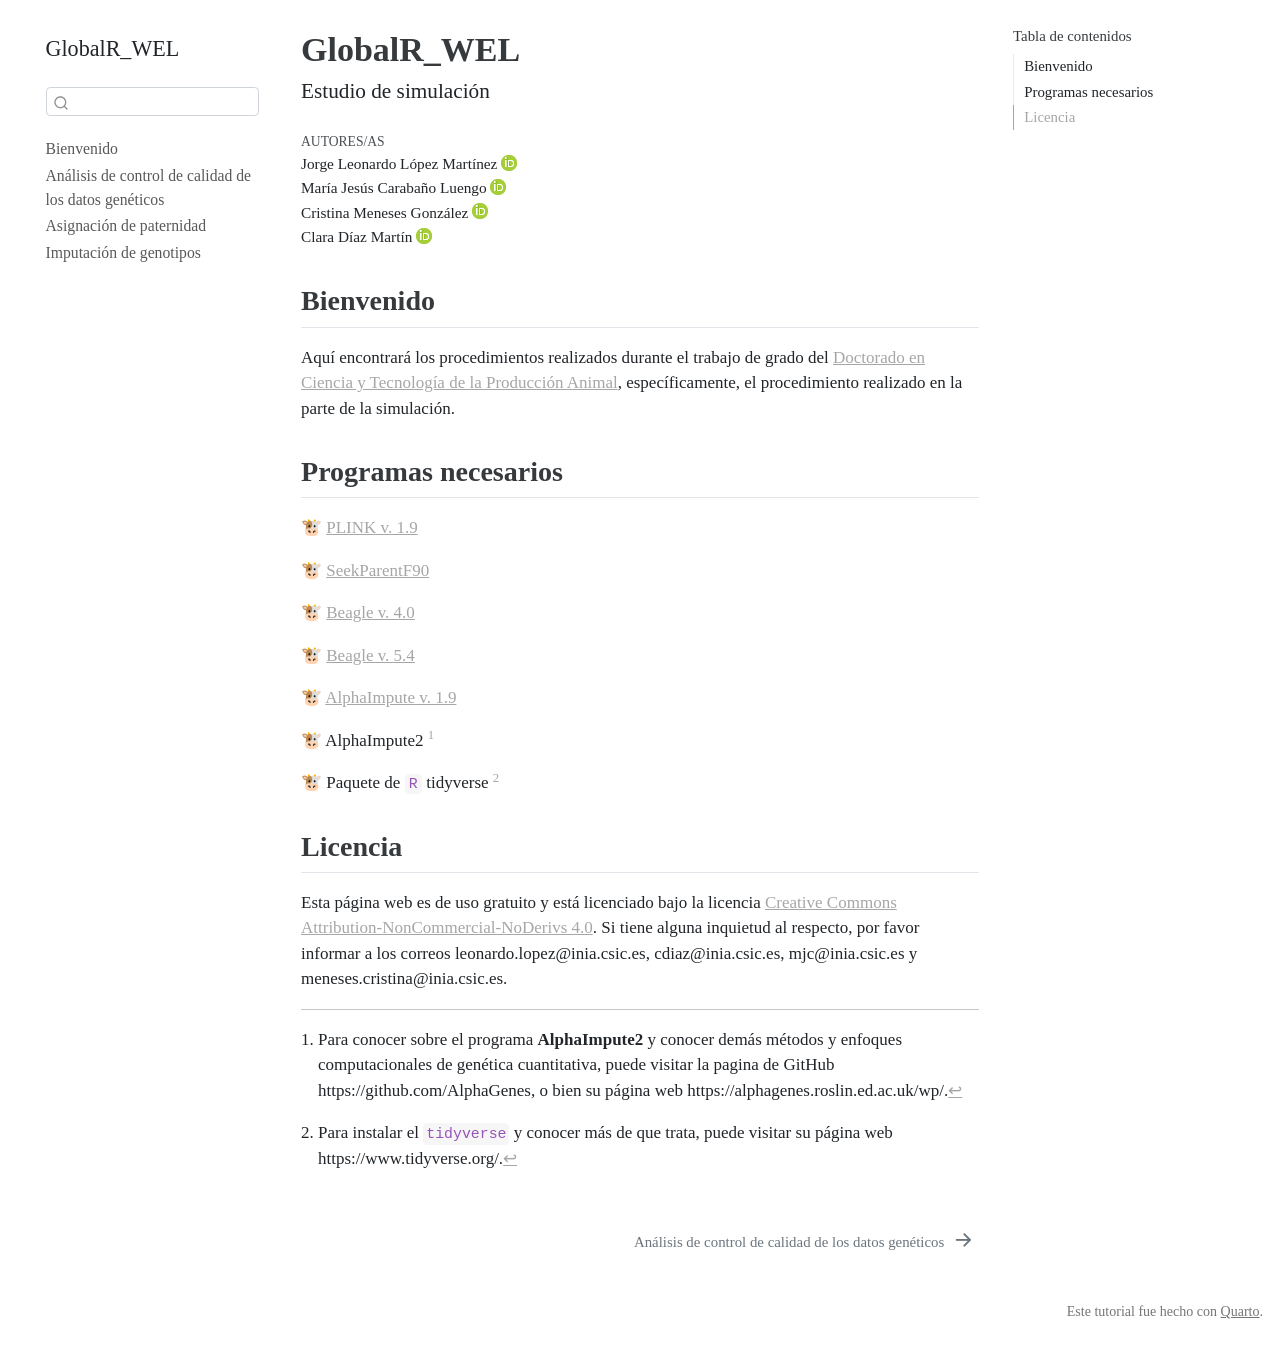
<file: docs/index.html>
<!DOCTYPE html>
<html xmlns="http://www.w3.org/1999/xhtml" lang="es" xml:lang="es"><head>

<meta charset="utf-8">
<meta name="generator" content="quarto-1.3.333">

<meta name="viewport" content="width=device-width, initial-scale=1.0, user-scalable=yes">

<meta name="author" content="Jorge Leonardo López Martínez">
<meta name="author" content="María Jesús Carabaño Luengo">
<meta name="author" content="Cristina Meneses González">
<meta name="author" content="Clara Díaz Martín">
<meta name="description" content="<p>Este es un libro con un pequeño tutorial de los procedimientos realizados.</p>">

<title>GlobalR_WEL</title>
<style>
code{white-space: pre-wrap;}
span.smallcaps{font-variant: small-caps;}
div.columns{display: flex; gap: min(4vw, 1.5em);}
div.column{flex: auto; overflow-x: auto;}
div.hanging-indent{margin-left: 1.5em; text-indent: -1.5em;}
ul.task-list{list-style: none;}
ul.task-list li input[type="checkbox"] {
  width: 0.8em;
  margin: 0 0.8em 0.2em -1em; /* quarto-specific, see https://github.com/quarto-dev/quarto-cli/issues/4556 */ 
  vertical-align: middle;
}
</style>


<script src="site_libs/quarto-nav/quarto-nav.js"></script>
<script src="site_libs/quarto-nav/headroom.min.js"></script>
<script src="site_libs/clipboard/clipboard.min.js"></script>
<script src="site_libs/quarto-search/autocomplete.umd.js"></script>
<script src="site_libs/quarto-search/fuse.min.js"></script>
<script src="site_libs/quarto-search/quarto-search.js"></script>
<meta name="quarto:offset" content="./">
<link href="./plink.html" rel="next">
<script src="site_libs/quarto-html/quarto.js"></script>
<script src="site_libs/quarto-html/popper.min.js"></script>
<script src="site_libs/quarto-html/tippy.umd.min.js"></script>
<script src="site_libs/quarto-html/anchor.min.js"></script>
<link href="site_libs/quarto-html/tippy.css" rel="stylesheet">
<link href="site_libs/quarto-html/quarto-syntax-highlighting.css" rel="stylesheet" id="quarto-text-highlighting-styles">
<script src="site_libs/bootstrap/bootstrap.min.js"></script>
<link href="site_libs/bootstrap/bootstrap-icons.css" rel="stylesheet">
<link href="site_libs/bootstrap/bootstrap.min.css" rel="stylesheet" id="quarto-bootstrap" data-mode="light">
<script id="quarto-search-options" type="application/json">{
  "location": "sidebar",
  "copy-button": false,
  "collapse-after": 3,
  "panel-placement": "start",
  "type": "textbox",
  "limit": 20,
  "language": {
    "search-no-results-text": "Sin resultados",
    "search-matching-documents-text": "documentos encontrados",
    "search-copy-link-title": "Copiar el enlace en la búsqueda",
    "search-hide-matches-text": "Ocultar resultados adicionales",
    "search-more-match-text": "resultado adicional en este documento",
    "search-more-matches-text": "resultados adicionales en este documento",
    "search-clear-button-title": "Borrar",
    "search-detached-cancel-button-title": "Cancelar",
    "search-submit-button-title": "Enviar"
  }
}</script>


<link rel="stylesheet" href="bloques.css">
</head>

<body class="nav-sidebar floating">

<div id="quarto-search-results"></div>
  <header id="quarto-header" class="headroom fixed-top">
  <nav class="quarto-secondary-nav">
    <div class="container-fluid d-flex">
      <button type="button" class="quarto-btn-toggle btn" data-bs-toggle="collapse" data-bs-target="#quarto-sidebar,#quarto-sidebar-glass" aria-controls="quarto-sidebar" aria-expanded="false" aria-label="Alternar barra lateral" onclick="if (window.quartoToggleHeadroom) { window.quartoToggleHeadroom(); }">
        <i class="bi bi-layout-text-sidebar-reverse"></i>
      </button>
      <nav class="quarto-page-breadcrumbs" aria-label="breadcrumb"><ol class="breadcrumb"><li class="breadcrumb-item"><a href="./index.html">Bienvenido</a></li></ol></nav>
      <a class="flex-grow-1" role="button" data-bs-toggle="collapse" data-bs-target="#quarto-sidebar,#quarto-sidebar-glass" aria-controls="quarto-sidebar" aria-expanded="false" aria-label="Alternar barra lateral" onclick="if (window.quartoToggleHeadroom) { window.quartoToggleHeadroom(); }">      
      </a>
      <button type="button" class="btn quarto-search-button" aria-label="Buscar" onclick="window.quartoOpenSearch();">
        <i class="bi bi-search"></i>
      </button>
    </div>
  </nav>
</header>
<!-- content -->
<div id="quarto-content" class="quarto-container page-columns page-rows-contents page-layout-article">
<!-- sidebar -->
  <nav id="quarto-sidebar" class="sidebar collapse collapse-horizontal sidebar-navigation floating overflow-auto">
    <div class="pt-lg-2 mt-2 text-left sidebar-header">
    <div class="sidebar-title mb-0 py-0">
      <a href="./">GlobalR_WEL</a> 
    </div>
      </div>
        <div class="mt-2 flex-shrink-0 align-items-center">
        <div class="sidebar-search">
        <div id="quarto-search" class="" title="Buscar"></div>
        </div>
        </div>
    <div class="sidebar-menu-container"> 
    <ul class="list-unstyled mt-1">
        <li class="sidebar-item">
  <div class="sidebar-item-container"> 
  <a href="./index.html" class="sidebar-item-text sidebar-link active">
 <span class="menu-text">Bienvenido</span></a>
  </div>
</li>
        <li class="sidebar-item">
  <div class="sidebar-item-container"> 
  <a href="./plink.html" class="sidebar-item-text sidebar-link">
 <span class="menu-text">Análisis de control de calidad de los datos genéticos</span></a>
  </div>
</li>
        <li class="sidebar-item">
  <div class="sidebar-item-container"> 
  <a href="./seekparentf90.html" class="sidebar-item-text sidebar-link">
 <span class="menu-text">Asignación de paternidad</span></a>
  </div>
</li>
        <li class="sidebar-item">
  <div class="sidebar-item-container"> 
  <a href="./imputacion.html" class="sidebar-item-text sidebar-link">
 <span class="menu-text">Imputación de genotipos</span></a>
  </div>
</li>
    </ul>
    </div>
</nav>
<div id="quarto-sidebar-glass" data-bs-toggle="collapse" data-bs-target="#quarto-sidebar,#quarto-sidebar-glass"></div>
<!-- margin-sidebar -->
    <div id="quarto-margin-sidebar" class="sidebar margin-sidebar">
        <nav id="TOC" role="doc-toc" class="toc-active">
    <h2 id="toc-title">Tabla de contenidos</h2>
   
  <ul>
  <li><a href="#bienvenido" id="toc-bienvenido" class="nav-link active" data-scroll-target="#bienvenido">Bienvenido</a></li>
  <li><a href="#programas-necesarios" id="toc-programas-necesarios" class="nav-link" data-scroll-target="#programas-necesarios">Programas necesarios</a></li>
  <li><a href="#licencia" id="toc-licencia" class="nav-link" data-scroll-target="#licencia">Licencia</a></li>
  </ul>
</nav>
    </div>
<!-- main -->
<main class="content" id="quarto-document-content">

<header id="title-block-header" class="quarto-title-block default">
<div class="quarto-title">
<h1 class="title">GlobalR_WEL</h1>
<p class="subtitle lead">Estudio de simulación</p>
</div>



<div class="quarto-title-meta">

    <div>
    <div class="quarto-title-meta-heading">Autores/as</div>
    <div class="quarto-title-meta-contents">
             <p>Jorge Leonardo López Martínez <a href="https://orcid.org/0000-0002-6973-2088" class="quarto-title-author-orcid"> <img src="[data-uri]"></a></p>
             <p>María Jesús Carabaño Luengo <a href="https://orcid.org/0000-0002-3087-9170" class="quarto-title-author-orcid"> <img src="[data-uri]"></a></p>
             <p>Cristina Meneses González <a href="https://orcid.org/0000-0001-5054-5365" class="quarto-title-author-orcid"> <img src="[data-uri]"></a></p>
             <p>Clara Díaz Martín <a href="https://orcid.org/0000-0002-3087-9170" class="quarto-title-author-orcid"> <img src="[data-uri]"></a></p>
          </div>
  </div>
    
  
    
  </div>
  

</header>

<section id="bienvenido" class="level2 unnumbered">
<h2 class="unnumbered anchored" data-anchor-id="bienvenido">Bienvenido</h2>
<p>Aquí encontrará los procedimientos realizados durante el trabajo de grado del <a href="http://www.upv.es/entidades/EDOCTORADO/info/1004425normalc.html">Doctorado en Ciencia y Tecnología de la Producción Animal</a>, específicamente, el procedimiento realizado en la parte de la simulación.</p>
</section>
<section id="programas-necesarios" class="level2">
<h2 class="anchored" data-anchor-id="programas-necesarios">Programas necesarios</h2>

🐮 <a href="Softwares/plink" class="export">PLINK v. 1.9</a>

<p><hd></hd></p>

🐮 <a href="Softwares/seekparentf90" class="export">SeekParentF90</a>

<p><hd></hd></p>

🐮 <a href="Softwares/beagle_v4.0.jar" class="export">Beagle v. 4.0</a>

<p><hd></hd></p>

🐮 <a href="Softwares/beagle_v5.4.jar" class="export">Beagle v. 5.4</a>

<p><hd></hd></p>

🐮 <a href="Softwares/AlphaImpute" class="export">AlphaImpute v. 1.9</a>

<p><hd></hd></p>

🐮 AlphaImpute2 <a href="#fn1" class="footnote-ref" id="fnref1" role="doc-noteref"><sup>1</sup></a>

<p><hd></hd></p>

🐮 Paquete de <code>R</code> tidyverse <a href="#fn2" class="footnote-ref" id="fnref2" role="doc-noteref"><sup>2</sup></a>

</section>
<section id="licencia" class="level2">
<h2 class="anchored" data-anchor-id="licencia">Licencia</h2>
<p>Esta página web es de uso gratuito y está licenciado bajo la licencia <a href="https://creativecommons.org/license/by-nc-nd/4.0/">Creative Commons Attribution-NonCommercial-NoDerivs 4.0</a>. Si tiene alguna inquietud al respecto, por favor informar a los correos leonardo.lopez@inia.csic.es, cdiaz@inia.csic.es, mjc@inia.csic.es y meneses.cristina@inia.csic.es.</p>
<!-- Ejemplo de código interactivo
   
<iframe style="margin:0 auto; min-width: 100%;" id="cod-1" class="interactive" src="https://jorge-leonardo-lopez-martinez.shinyapps.io/LDbloq_simDoc/" scrolling="no" frameborder="no"></iframe>
   
<script>
  iFrameResize({}, ".interactive");
</script>
 -->


</section>
<section id="footnotes" class="footnotes footnotes-end-of-document" role="doc-endnotes">
<hr>
<ol>
<li id="fn1"><p>Para conocer sobre el programa <strong>AlphaImpute2</strong> y conocer demás métodos y enfoques computacionales de genética cuantitativa, puede visitar la pagina de GitHub https://github.com/AlphaGenes, o bien su página web https://alphagenes.roslin.ed.ac.uk/wp/.<a href="#fnref1" class="footnote-back" role="doc-backlink">↩︎</a></p></li>
<li id="fn2"><p>Para instalar el <code>tidyverse</code> y conocer más de que trata, puede visitar su página web https://www.tidyverse.org/.<a href="#fnref2" class="footnote-back" role="doc-backlink">↩︎</a></p></li>
</ol>
</section>

</main> <!-- /main -->
<script id="quarto-html-after-body" type="application/javascript">
window.document.addEventListener("DOMContentLoaded", function (event) {
  const toggleBodyColorMode = (bsSheetEl) => {
    const mode = bsSheetEl.getAttribute("data-mode");
    const bodyEl = window.document.querySelector("body");
    if (mode === "dark") {
      bodyEl.classList.add("quarto-dark");
      bodyEl.classList.remove("quarto-light");
    } else {
      bodyEl.classList.add("quarto-light");
      bodyEl.classList.remove("quarto-dark");
    }
  }
  const toggleBodyColorPrimary = () => {
    const bsSheetEl = window.document.querySelector("link#quarto-bootstrap");
    if (bsSheetEl) {
      toggleBodyColorMode(bsSheetEl);
    }
  }
  toggleBodyColorPrimary();  
  const icon = "";
  const anchorJS = new window.AnchorJS();
  anchorJS.options = {
    placement: 'right',
    icon: icon
  };
  anchorJS.add('.anchored');
  const isCodeAnnotation = (el) => {
    for (const clz of el.classList) {
      if (clz.startsWith('code-annotation-')) {                     
        return true;
      }
    }
    return false;
  }
  const clipboard = new window.ClipboardJS('.code-copy-button', {
    text: function(trigger) {
      const codeEl = trigger.previousElementSibling.cloneNode(true);
      for (const childEl of codeEl.children) {
        if (isCodeAnnotation(childEl)) {
          childEl.remove();
        }
      }
      return codeEl.innerText;
    }
  });
  clipboard.on('success', function(e) {
    // button target
    const button = e.trigger;
    // don't keep focus
    button.blur();
    // flash "checked"
    button.classList.add('code-copy-button-checked');
    var currentTitle = button.getAttribute("title");
    button.setAttribute("title", "Copiado");
    let tooltip;
    if (window.bootstrap) {
      button.setAttribute("data-bs-toggle", "tooltip");
      button.setAttribute("data-bs-placement", "left");
      button.setAttribute("data-bs-title", "Copiado");
      tooltip = new bootstrap.Tooltip(button, 
        { trigger: "manual", 
          customClass: "code-copy-button-tooltip",
          offset: [0, -8]});
      tooltip.show();    
    }
    setTimeout(function() {
      if (tooltip) {
        tooltip.hide();
        button.removeAttribute("data-bs-title");
        button.removeAttribute("data-bs-toggle");
        button.removeAttribute("data-bs-placement");
      }
      button.setAttribute("title", currentTitle);
      button.classList.remove('code-copy-button-checked');
    }, 1000);
    // clear code selection
    e.clearSelection();
  });
  function tippyHover(el, contentFn) {
    const config = {
      allowHTML: true,
      content: contentFn,
      maxWidth: 500,
      delay: 100,
      arrow: false,
      appendTo: function(el) {
          return el.parentElement;
      },
      interactive: true,
      interactiveBorder: 10,
      theme: 'quarto',
      placement: 'bottom-start'
    };
    window.tippy(el, config); 
  }
  const noterefs = window.document.querySelectorAll('a[role="doc-noteref"]');
  for (var i=0; i<noterefs.length; i++) {
    const ref = noterefs[i];
    tippyHover(ref, function() {
      // use id or data attribute instead here
      let href = ref.getAttribute('data-footnote-href') || ref.getAttribute('href');
      try { href = new URL(href).hash; } catch {}
      const id = href.replace(/^#\/?/, "");
      const note = window.document.getElementById(id);
      return note.innerHTML;
    });
  }
      let selectedAnnoteEl;
      const selectorForAnnotation = ( cell, annotation) => {
        let cellAttr = 'data-code-cell="' + cell + '"';
        let lineAttr = 'data-code-annotation="' +  annotation + '"';
        const selector = 'span[' + cellAttr + '][' + lineAttr + ']';
        return selector;
      }
      const selectCodeLines = (annoteEl) => {
        const doc = window.document;
        const targetCell = annoteEl.getAttribute("data-target-cell");
        const targetAnnotation = annoteEl.getAttribute("data-target-annotation");
        const annoteSpan = window.document.querySelector(selectorForAnnotation(targetCell, targetAnnotation));
        const lines = annoteSpan.getAttribute("data-code-lines").split(",");
        const lineIds = lines.map((line) => {
          return targetCell + "-" + line;
        })
        let top = null;
        let height = null;
        let parent = null;
        if (lineIds.length > 0) {
            //compute the position of the single el (top and bottom and make a div)
            const el = window.document.getElementById(lineIds[0]);
            top = el.offsetTop;
            height = el.offsetHeight;
            parent = el.parentElement.parentElement;
          if (lineIds.length > 1) {
            const lastEl = window.document.getElementById(lineIds[lineIds.length - 1]);
            const bottom = lastEl.offsetTop + lastEl.offsetHeight;
            height = bottom - top;
          }
          if (top !== null && height !== null && parent !== null) {
            // cook up a div (if necessary) and position it 
            let div = window.document.getElementById("code-annotation-line-highlight");
            if (div === null) {
              div = window.document.createElement("div");
              div.setAttribute("id", "code-annotation-line-highlight");
              div.style.position = 'absolute';
              parent.appendChild(div);
            }
            div.style.top = top - 2 + "px";
            div.style.height = height + 4 + "px";
            let gutterDiv = window.document.getElementById("code-annotation-line-highlight-gutter");
            if (gutterDiv === null) {
              gutterDiv = window.document.createElement("div");
              gutterDiv.setAttribute("id", "code-annotation-line-highlight-gutter");
              gutterDiv.style.position = 'absolute';
              const codeCell = window.document.getElementById(targetCell);
              const gutter = codeCell.querySelector('.code-annotation-gutter');
              gutter.appendChild(gutterDiv);
            }
            gutterDiv.style.top = top - 2 + "px";
            gutterDiv.style.height = height + 4 + "px";
          }
          selectedAnnoteEl = annoteEl;
        }
      };
      const unselectCodeLines = () => {
        const elementsIds = ["code-annotation-line-highlight", "code-annotation-line-highlight-gutter"];
        elementsIds.forEach((elId) => {
          const div = window.document.getElementById(elId);
          if (div) {
            div.remove();
          }
        });
        selectedAnnoteEl = undefined;
      };
      // Attach click handler to the DT
      const annoteDls = window.document.querySelectorAll('dt[data-target-cell]');
      for (const annoteDlNode of annoteDls) {
        annoteDlNode.addEventListener('click', (event) => {
          const clickedEl = event.target;
          if (clickedEl !== selectedAnnoteEl) {
            unselectCodeLines();
            const activeEl = window.document.querySelector('dt[data-target-cell].code-annotation-active');
            if (activeEl) {
              activeEl.classList.remove('code-annotation-active');
            }
            selectCodeLines(clickedEl);
            clickedEl.classList.add('code-annotation-active');
          } else {
            // Unselect the line
            unselectCodeLines();
            clickedEl.classList.remove('code-annotation-active');
          }
        });
      }
  const findCites = (el) => {
    const parentEl = el.parentElement;
    if (parentEl) {
      const cites = parentEl.dataset.cites;
      if (cites) {
        return {
          el,
          cites: cites.split(' ')
        };
      } else {
        return findCites(el.parentElement)
      }
    } else {
      return undefined;
    }
  };
  var bibliorefs = window.document.querySelectorAll('a[role="doc-biblioref"]');
  for (var i=0; i<bibliorefs.length; i++) {
    const ref = bibliorefs[i];
    const citeInfo = findCites(ref);
    if (citeInfo) {
      tippyHover(citeInfo.el, function() {
        var popup = window.document.createElement('div');
        citeInfo.cites.forEach(function(cite) {
          var citeDiv = window.document.createElement('div');
          citeDiv.classList.add('hanging-indent');
          citeDiv.classList.add('csl-entry');
          var biblioDiv = window.document.getElementById('ref-' + cite);
          if (biblioDiv) {
            citeDiv.innerHTML = biblioDiv.innerHTML;
          }
          popup.appendChild(citeDiv);
        });
        return popup.innerHTML;
      });
    }
  }
});
</script>
<nav class="page-navigation">
  <div class="nav-page nav-page-previous">
  </div>
  <div class="nav-page nav-page-next">
      <a href="./plink.html" class="pagination-link">
        <span class="nav-page-text">Análisis de control de calidad de los datos genéticos</span> <i class="bi bi-arrow-right-short"></i>
      </a>
  </div>
</nav>
</div> <!-- /content -->
<footer class="footer">
  <div class="nav-footer">
    <div class="nav-footer-left">
      &nbsp;
    </div>   
    <div class="nav-footer-center">
      &nbsp;
    </div>
    <div class="nav-footer-right">Este tutorial fue hecho con <a href="https://quarto.org/">Quarto</a>.</div>
  </div>
</footer>



</body></html>
</file>
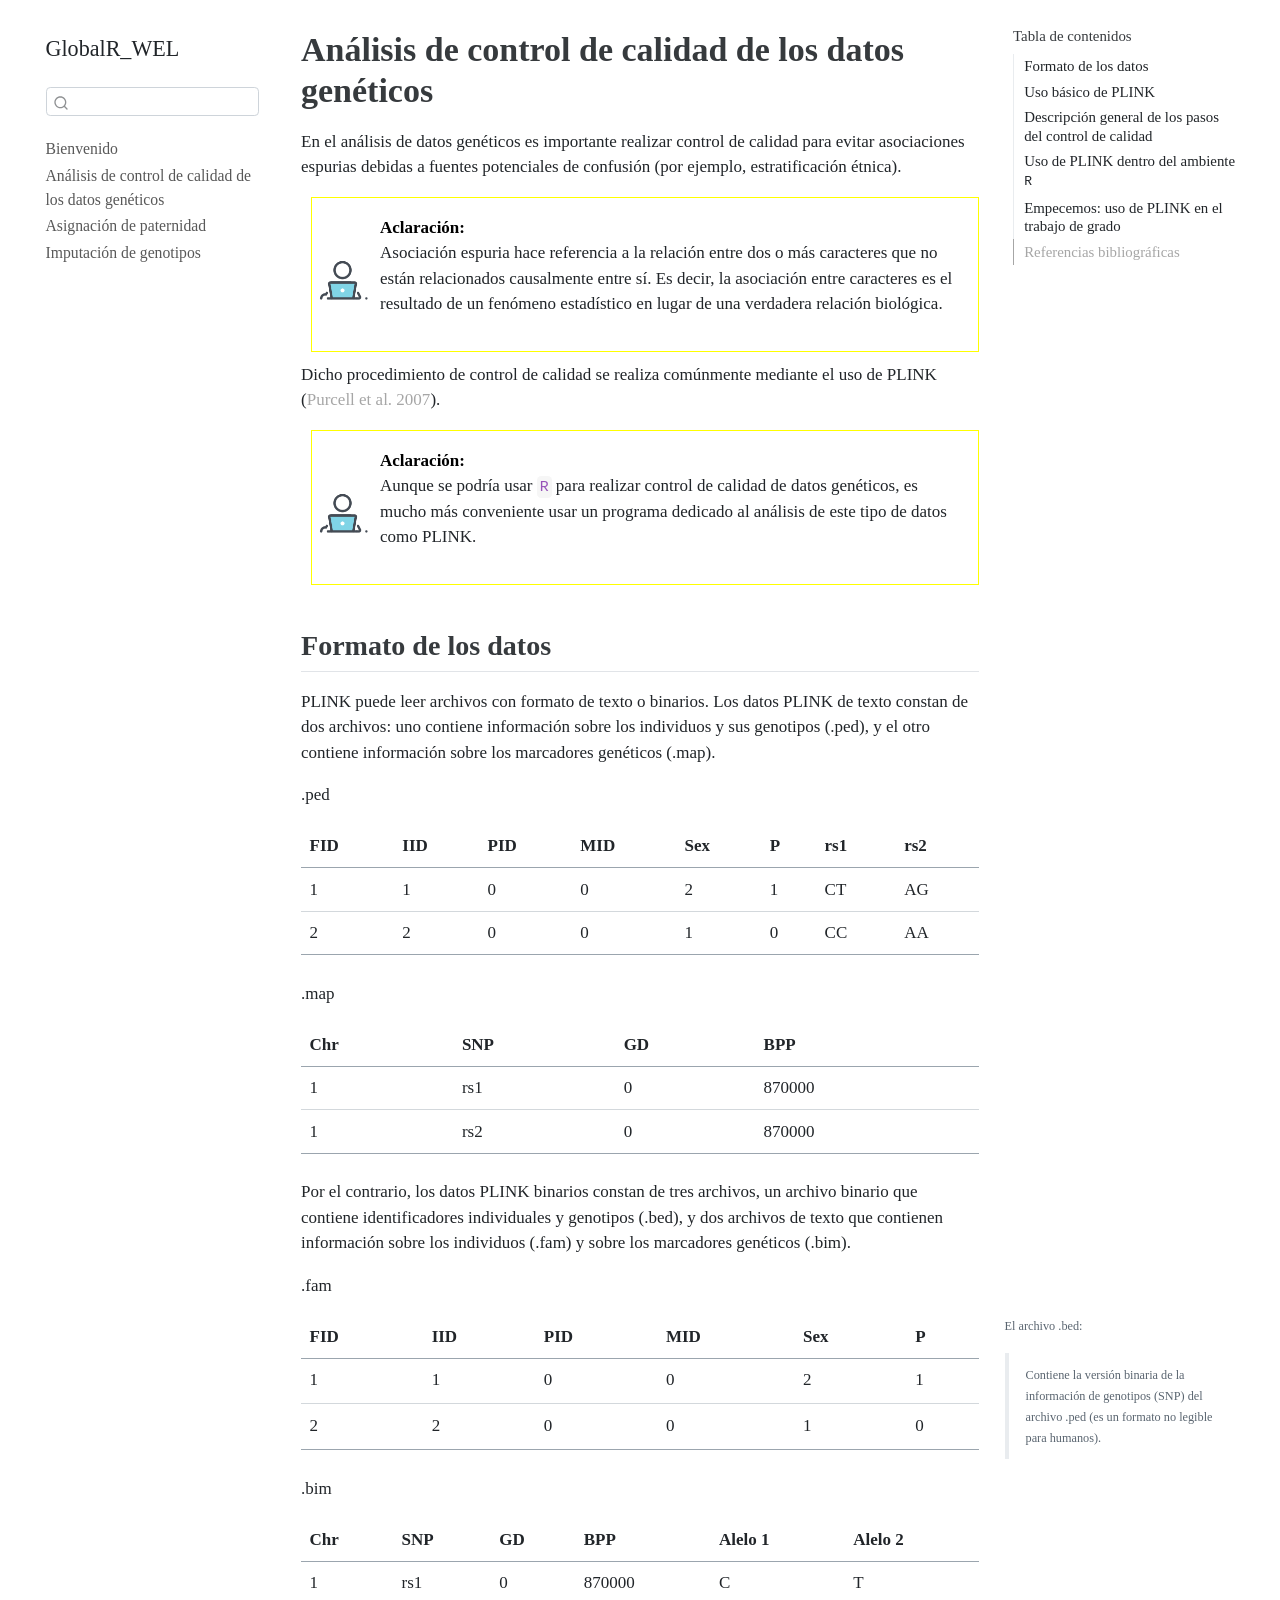
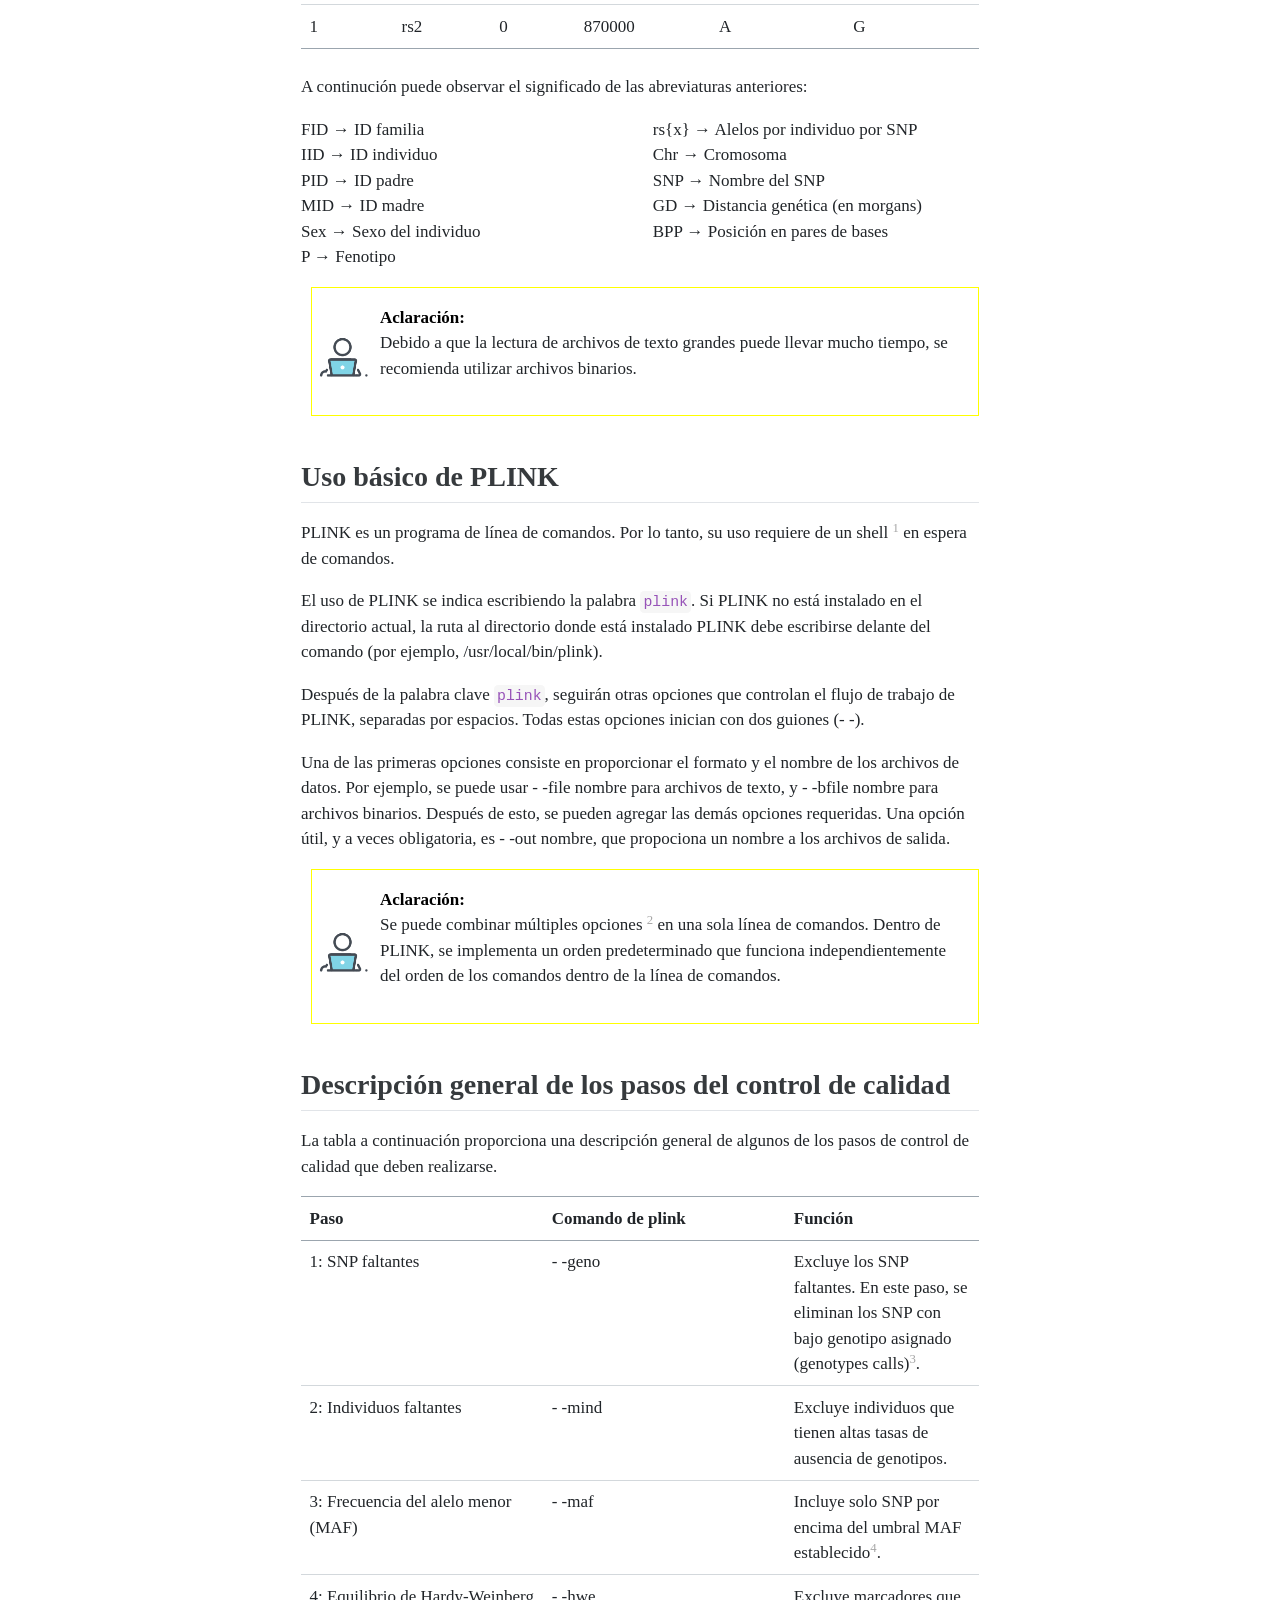
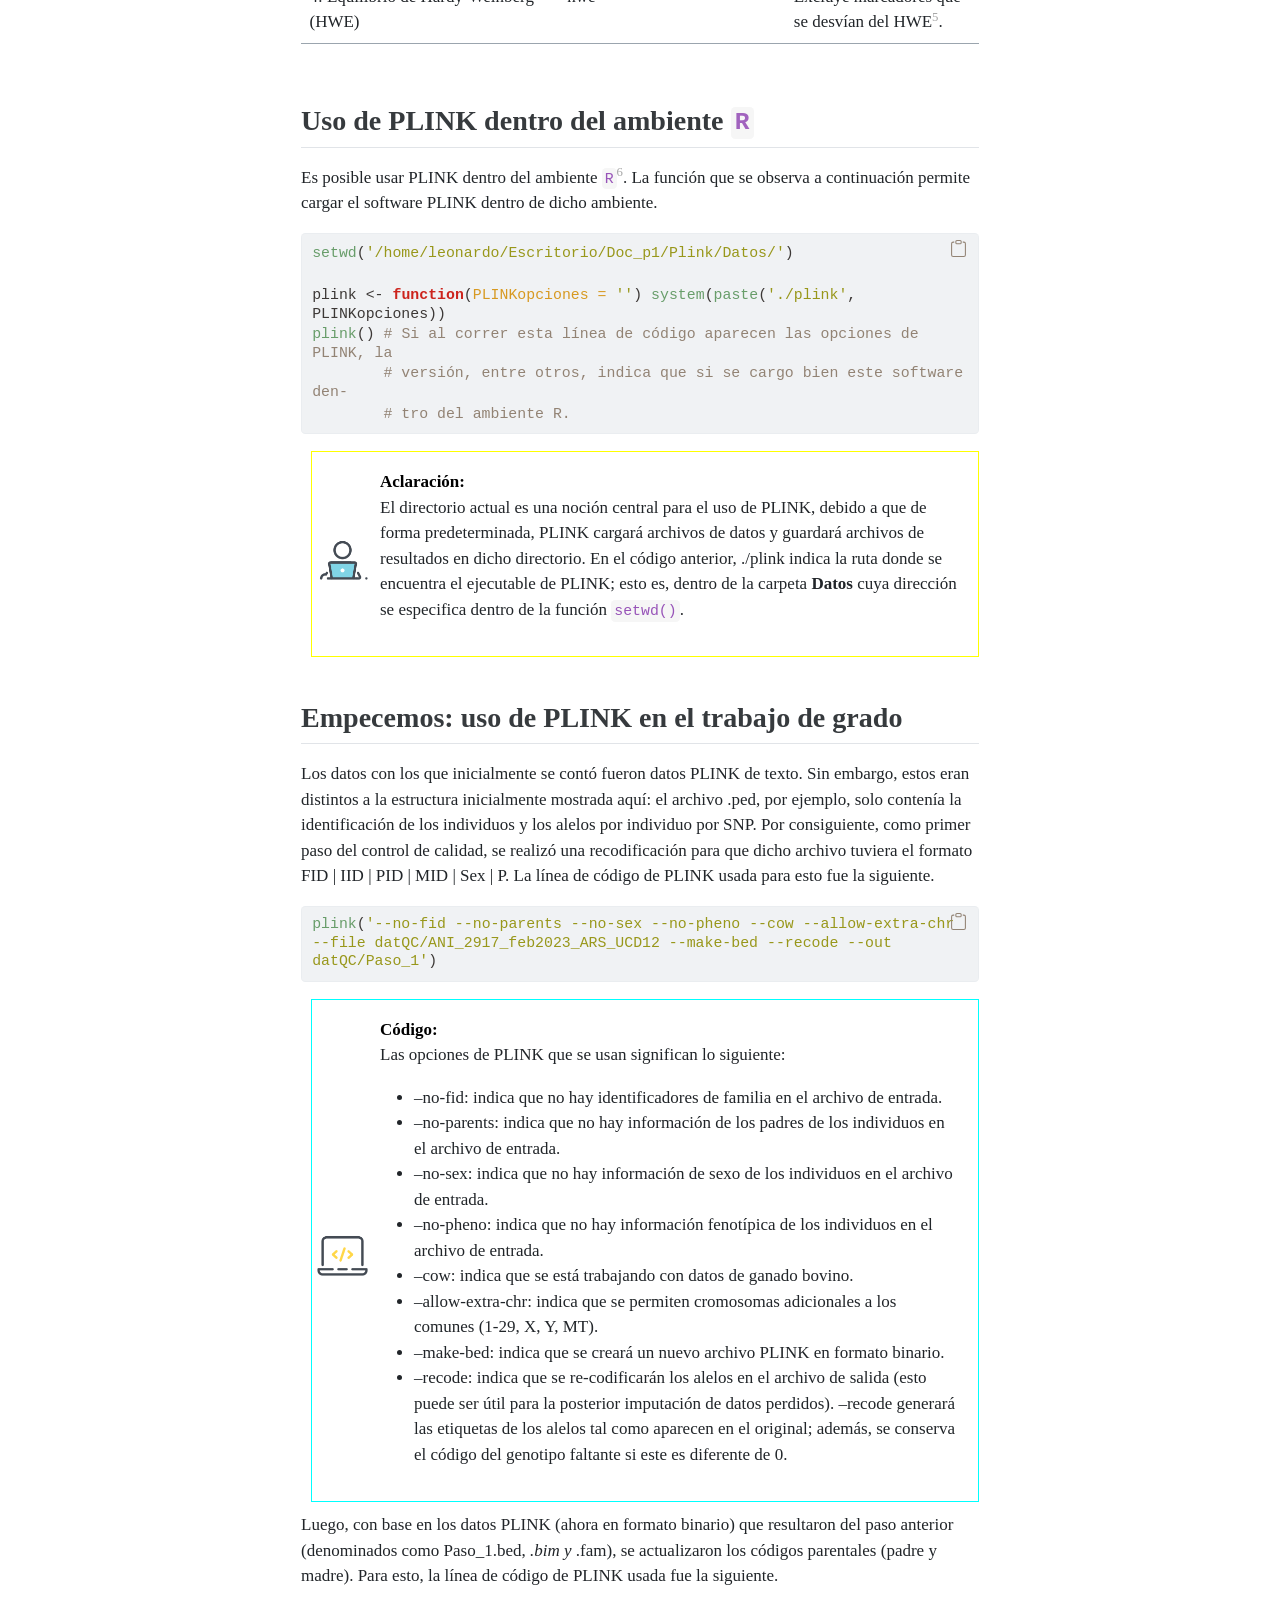
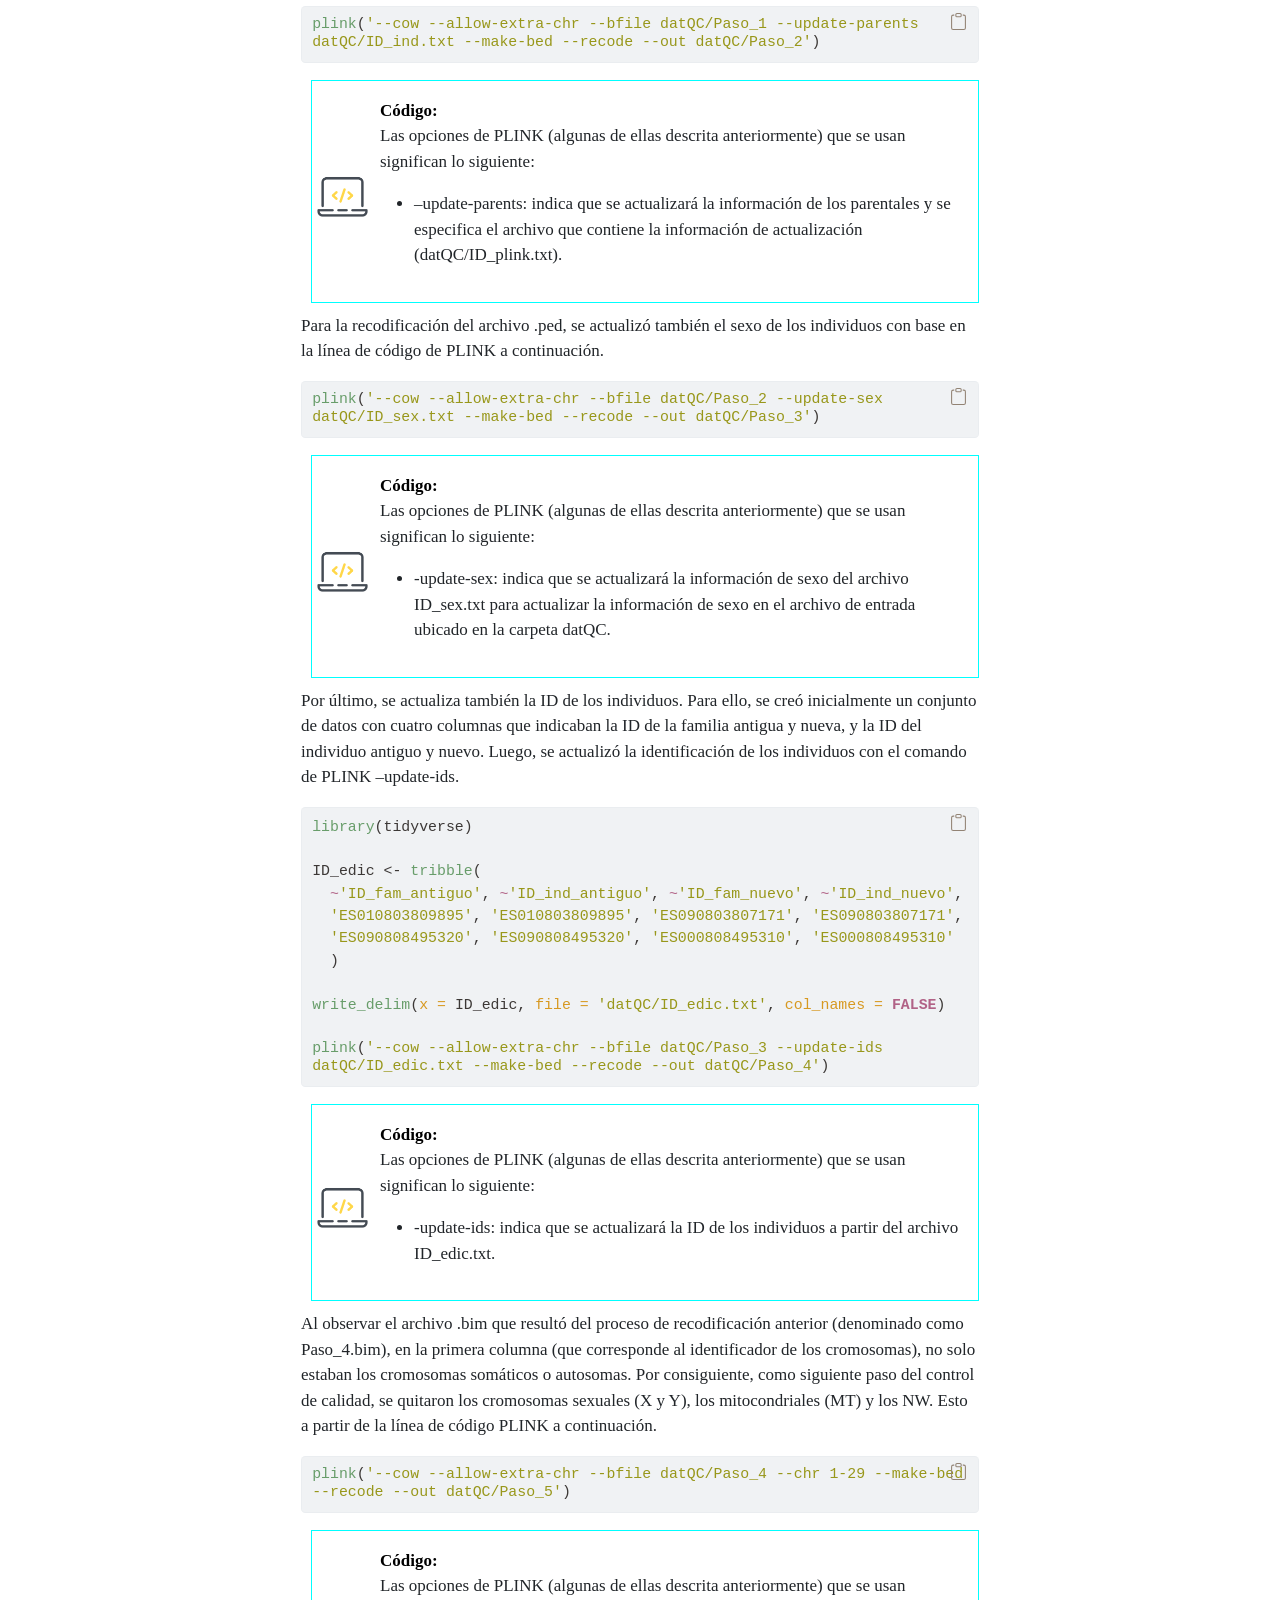
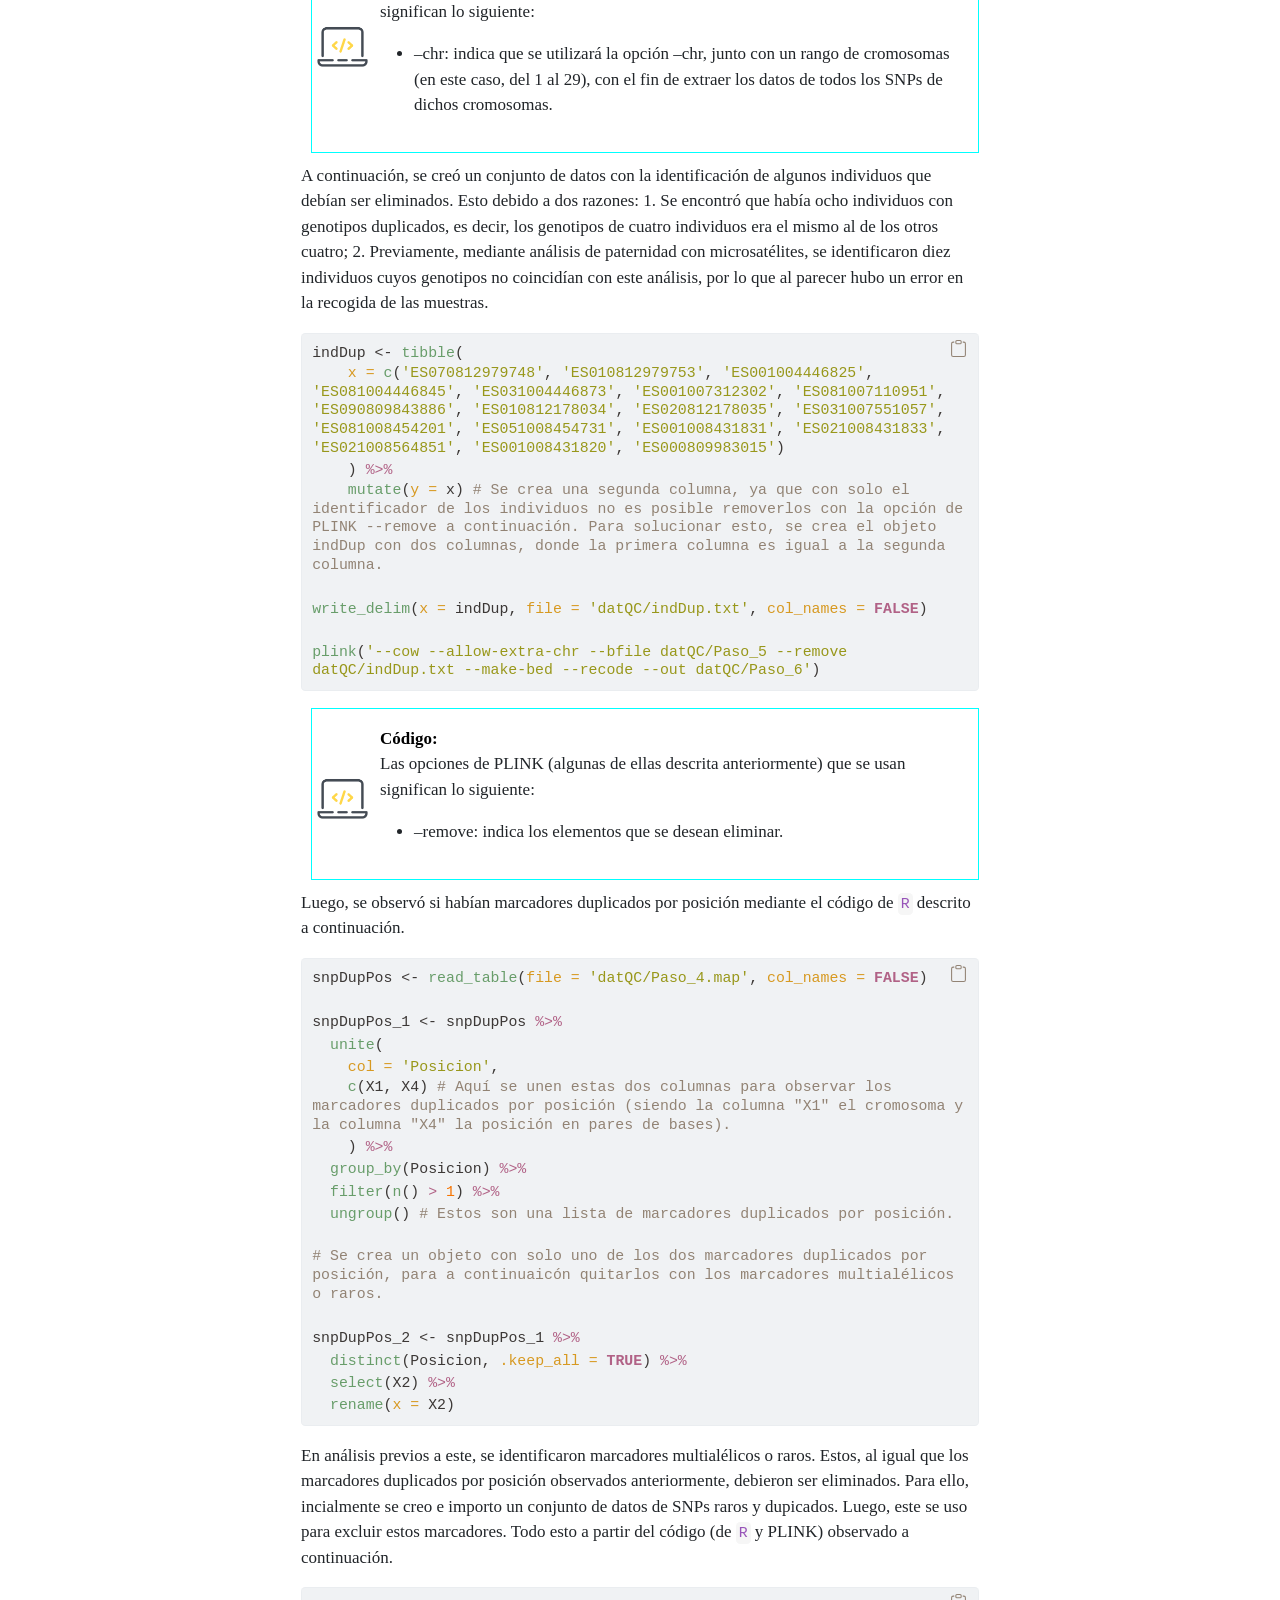
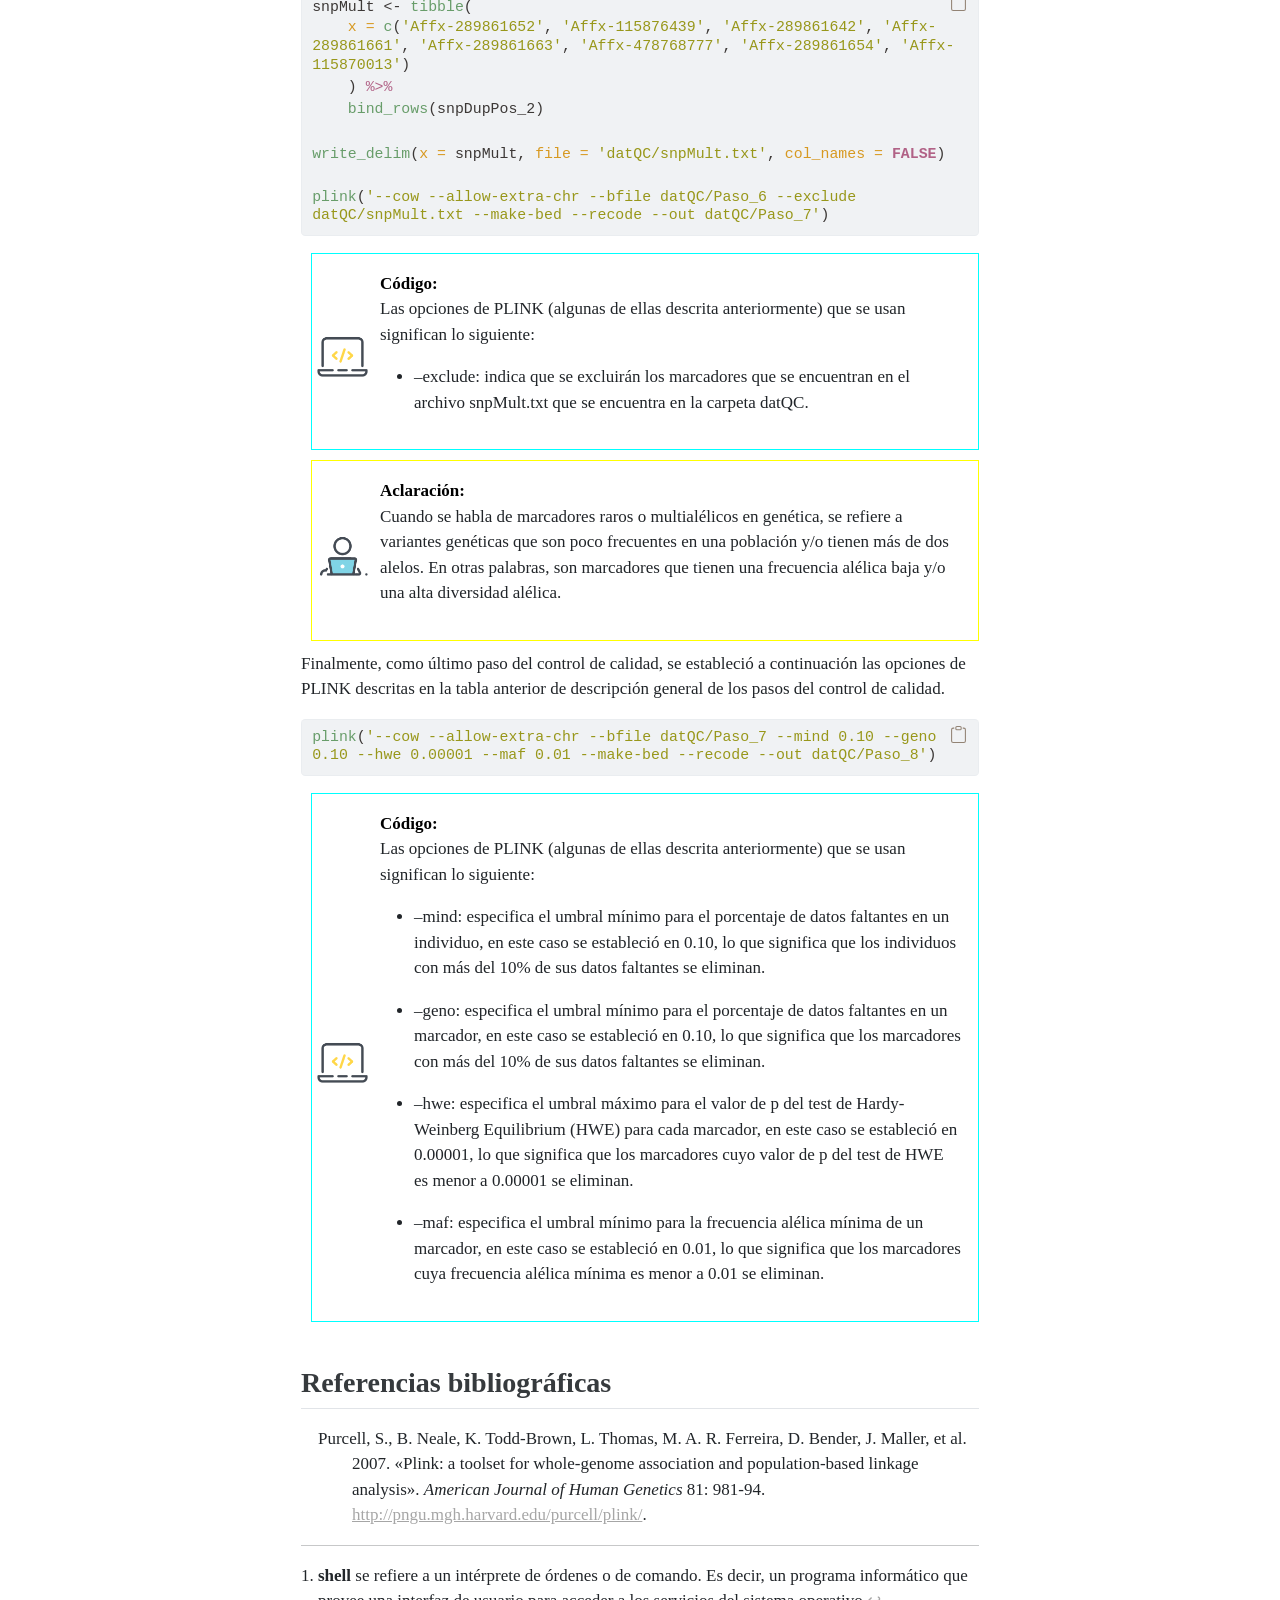
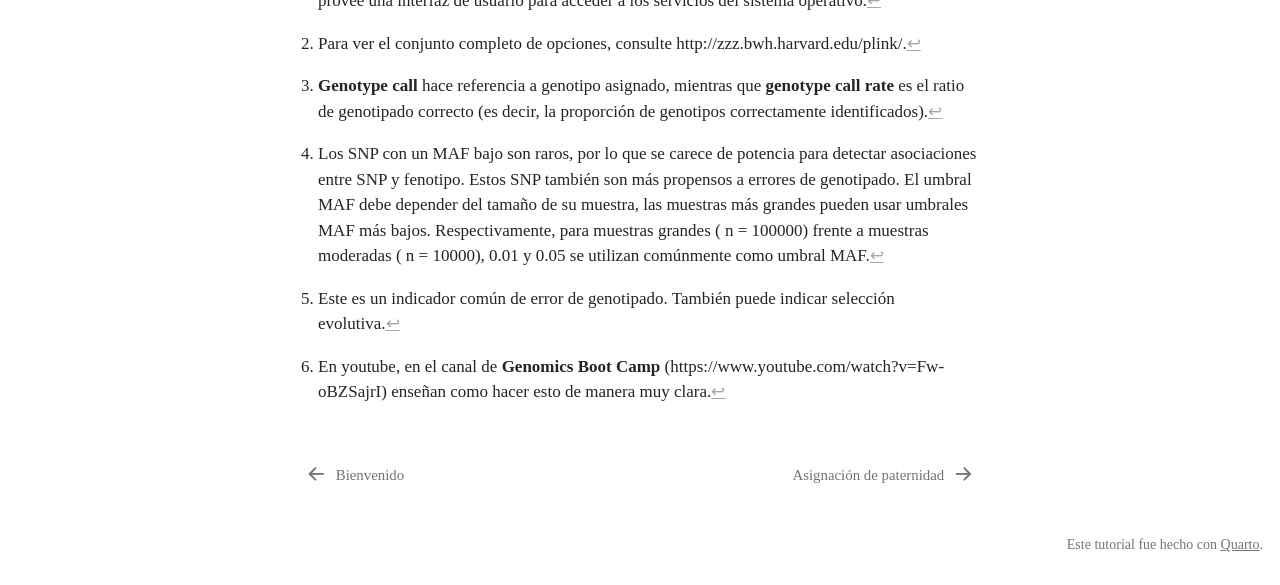
<file: docs/plink.html>
<!DOCTYPE html>
<html xmlns="http://www.w3.org/1999/xhtml" lang="es" xml:lang="es"><head>

<meta charset="utf-8">
<meta name="generator" content="quarto-1.3.309">

<meta name="viewport" content="width=device-width, initial-scale=1.0, user-scalable=yes">


<title>GlobalR_WEL - Análisis de control de calidad de los datos genéticos</title>
<style>
code{white-space: pre-wrap;}
span.smallcaps{font-variant: small-caps;}
div.columns{display: flex; gap: min(4vw, 1.5em);}
div.column{flex: auto; overflow-x: auto;}
div.hanging-indent{margin-left: 1.5em; text-indent: -1.5em;}
ul.task-list{list-style: none;}
ul.task-list li input[type="checkbox"] {
  width: 0.8em;
  margin: 0 0.8em 0.2em -1em; /* quarto-specific, see https://github.com/quarto-dev/quarto-cli/issues/4556 */ 
  vertical-align: middle;
}
/* CSS for syntax highlighting */
pre > code.sourceCode { white-space: pre; position: relative; }
pre > code.sourceCode > span { display: inline-block; line-height: 1.25; }
pre > code.sourceCode > span:empty { height: 1.2em; }
.sourceCode { overflow: visible; }
code.sourceCode > span { color: inherit; text-decoration: inherit; }
div.sourceCode { margin: 1em 0; }
pre.sourceCode { margin: 0; }
@media screen {
div.sourceCode { overflow: auto; }
}
@media print {
pre > code.sourceCode { white-space: pre-wrap; }
pre > code.sourceCode > span { text-indent: -5em; padding-left: 5em; }
}
pre.numberSource code
  { counter-reset: source-line 0; }
pre.numberSource code > span
  { position: relative; left: -4em; counter-increment: source-line; }
pre.numberSource code > span > a:first-child::before
  { content: counter(source-line);
    position: relative; left: -1em; text-align: right; vertical-align: baseline;
    border: none; display: inline-block;
    -webkit-touch-callout: none; -webkit-user-select: none;
    -khtml-user-select: none; -moz-user-select: none;
    -ms-user-select: none; user-select: none;
    padding: 0 4px; width: 4em;
  }
pre.numberSource { margin-left: 3em;  padding-left: 4px; }
div.sourceCode
  {   }
@media screen {
pre > code.sourceCode > span > a:first-child::before { text-decoration: underline; }
}
/* CSS for citations */
div.csl-bib-body { }
div.csl-entry {
  clear: both;
}
.hanging-indent div.csl-entry {
  margin-left:2em;
  text-indent:-2em;
}
div.csl-left-margin {
  min-width:2em;
  float:left;
}
div.csl-right-inline {
  margin-left:2em;
  padding-left:1em;
}
div.csl-indent {
  margin-left: 2em;
}</style>


<script src="site_libs/quarto-nav/quarto-nav.js"></script>
<script src="site_libs/quarto-nav/headroom.min.js"></script>
<script src="site_libs/clipboard/clipboard.min.js"></script>
<script src="site_libs/quarto-search/autocomplete.umd.js"></script>
<script src="site_libs/quarto-search/fuse.min.js"></script>
<script src="site_libs/quarto-search/quarto-search.js"></script>
<meta name="quarto:offset" content="./">
<link href="./seekparentf90.html" rel="next">
<link href="./index.html" rel="prev">
<script src="site_libs/quarto-html/quarto.js"></script>
<script src="site_libs/quarto-html/popper.min.js"></script>
<script src="site_libs/quarto-html/tippy.umd.min.js"></script>
<script src="site_libs/quarto-html/anchor.min.js"></script>
<link href="site_libs/quarto-html/tippy.css" rel="stylesheet">
<link href="site_libs/quarto-html/quarto-syntax-highlighting.css" rel="stylesheet" id="quarto-text-highlighting-styles">
<script src="site_libs/bootstrap/bootstrap.min.js"></script>
<link href="site_libs/bootstrap/bootstrap-icons.css" rel="stylesheet">
<link href="site_libs/bootstrap/bootstrap.min.css" rel="stylesheet" id="quarto-bootstrap" data-mode="light">
<script id="quarto-search-options" type="application/json">{
  "location": "sidebar",
  "copy-button": false,
  "collapse-after": 3,
  "panel-placement": "start",
  "type": "textbox",
  "limit": 20,
  "language": {
    "search-no-results-text": "Sin resultados",
    "search-matching-documents-text": "documentos encontrados",
    "search-copy-link-title": "Copiar el enlace en la búsqueda",
    "search-hide-matches-text": "Ocultar resultados adicionales",
    "search-more-match-text": "resultado adicional en este documento",
    "search-more-matches-text": "resultados adicionales en este documento",
    "search-clear-button-title": "Borrar",
    "search-detached-cancel-button-title": "Cancelar",
    "search-submit-button-title": "Enviar"
  }
}</script>


<link rel="stylesheet" href="bloques.css">
</head>

<body class="nav-sidebar floating">

<div id="quarto-search-results"></div>
  <header id="quarto-header" class="headroom fixed-top">
  <nav class="quarto-secondary-nav">
    <div class="container-fluid d-flex">
      <button type="button" class="quarto-btn-toggle btn" data-bs-toggle="collapse" data-bs-target="#quarto-sidebar,#quarto-sidebar-glass" aria-controls="quarto-sidebar" aria-expanded="false" aria-label="Alternar barra lateral" onclick="if (window.quartoToggleHeadroom) { window.quartoToggleHeadroom(); }">
        <i class="bi bi-layout-text-sidebar-reverse"></i>
      </button>
      <nav class="quarto-page-breadcrumbs" aria-label="breadcrumb"><ol class="breadcrumb"><li class="breadcrumb-item"><a href="./plink.html">Análisis de control de calidad de los datos genéticos</a></li></ol></nav>
      <a class="flex-grow-1" role="button" data-bs-toggle="collapse" data-bs-target="#quarto-sidebar,#quarto-sidebar-glass" aria-controls="quarto-sidebar" aria-expanded="false" aria-label="Alternar barra lateral" onclick="if (window.quartoToggleHeadroom) { window.quartoToggleHeadroom(); }">      
      </a>
      <button type="button" class="btn quarto-search-button" aria-label="Buscar" onclick="window.quartoOpenSearch();">
        <i class="bi bi-search"></i>
      </button>
    </div>
  </nav>
</header>
<!-- content -->
<div id="quarto-content" class="quarto-container page-columns page-rows-contents page-layout-article">
<!-- sidebar -->
  <nav id="quarto-sidebar" class="sidebar collapse collapse-horizontal sidebar-navigation floating overflow-auto">
    <div class="pt-lg-2 mt-2 text-left sidebar-header">
    <div class="sidebar-title mb-0 py-0">
      <a href="./">GlobalR_WEL</a> 
    </div>
      </div>
        <div class="mt-2 flex-shrink-0 align-items-center">
        <div class="sidebar-search">
        <div id="quarto-search" class="" title="Buscar"></div>
        </div>
        </div>
    <div class="sidebar-menu-container"> 
    <ul class="list-unstyled mt-1">
        <li class="sidebar-item">
  <div class="sidebar-item-container"> 
  <a href="./index.html" class="sidebar-item-text sidebar-link">
 <span class="menu-text">Bienvenido</span></a>
  </div>
</li>
        <li class="sidebar-item">
  <div class="sidebar-item-container"> 
  <a href="./plink.html" class="sidebar-item-text sidebar-link active">
 <span class="menu-text">Análisis de control de calidad de los datos genéticos</span></a>
  </div>
</li>
        <li class="sidebar-item">
  <div class="sidebar-item-container"> 
  <a href="./seekparentf90.html" class="sidebar-item-text sidebar-link">
 <span class="menu-text">Asignación de paternidad</span></a>
  </div>
</li>
        <li class="sidebar-item">
  <div class="sidebar-item-container"> 
  <a href="./imputacion.html" class="sidebar-item-text sidebar-link">
 <span class="menu-text">Imputación de genotipos</span></a>
  </div>
</li>
    </ul>
    </div>
</nav>
<div id="quarto-sidebar-glass" data-bs-toggle="collapse" data-bs-target="#quarto-sidebar,#quarto-sidebar-glass"></div>
<!-- margin-sidebar -->
    <div id="quarto-margin-sidebar" class="sidebar margin-sidebar">
        <nav id="TOC" role="doc-toc" class="toc-active">
    <h2 id="toc-title">Tabla de contenidos</h2>
   
  <ul>
  <li><a href="#formato-de-los-datos" id="toc-formato-de-los-datos" class="nav-link active" data-scroll-target="#formato-de-los-datos">Formato de los datos</a></li>
  <li><a href="#uso-básico-de-plink" id="toc-uso-básico-de-plink" class="nav-link" data-scroll-target="#uso-básico-de-plink">Uso básico de PLINK</a></li>
  <li><a href="#descripción-general-de-los-pasos-del-control-de-calidad" id="toc-descripción-general-de-los-pasos-del-control-de-calidad" class="nav-link" data-scroll-target="#descripción-general-de-los-pasos-del-control-de-calidad">Descripción general de los pasos del control de calidad</a></li>
  <li><a href="#uso-de-plink-dentro-del-ambiente-r" id="toc-uso-de-plink-dentro-del-ambiente-r" class="nav-link" data-scroll-target="#uso-de-plink-dentro-del-ambiente-r">Uso de PLINK dentro del ambiente <code>R</code></a></li>
  <li><a href="#empecemos-uso-de-plink-en-el-trabajo-de-grado" id="toc-empecemos-uso-de-plink-en-el-trabajo-de-grado" class="nav-link" data-scroll-target="#empecemos-uso-de-plink-en-el-trabajo-de-grado">Empecemos: uso de PLINK en el trabajo de grado</a></li>
  <li><a href="#referencias-bibliográficas" id="toc-referencias-bibliográficas" class="nav-link" data-scroll-target="#referencias-bibliográficas">Referencias bibliográficas</a></li>
  </ul>
</nav>
    </div>
<!-- main -->
<main class="content page-columns page-full" id="quarto-document-content">

<header id="title-block-header" class="quarto-title-block default">
<div class="quarto-title">
<h1 class="title">Análisis de control de calidad de los datos genéticos</h1>
</div>



<div class="quarto-title-meta">

    
  
    
  </div>
  

</header>

<p>En el análisis de datos genéticos es importante realizar control de calidad para evitar asociaciones espurias debidas a fuentes potenciales de confusión (por ejemplo, estratificación étnica).</p>
<div class="aclaracion">
<p>Asociación espuria hace referencia a la relación entre dos o más caracteres que no están relacionados causalmente entre sí. Es decir, la asociación entre caracteres es el resultado de un fenómeno estadístico en lugar de una verdadera relación biológica.</p>
</div>
<p>Dicho procedimiento de control de calidad se realiza comúnmente mediante el uso de PLINK <span class="citation" data-cites="cite:3">(<a href="#ref-cite:3" role="doc-biblioref">Purcell et&nbsp;al. 2007</a>)</span>.</p>
<div class="aclaracion">
<p>Aunque se podría usar <code>R</code> para realizar control de calidad de datos genéticos, es mucho más conveniente usar un programa dedicado al análisis de este tipo de datos como PLINK.</p>
</div>
<section id="formato-de-los-datos" class="level2 page-columns page-full">
<h2 class="anchored" data-anchor-id="formato-de-los-datos">Formato de los datos</h2>
<p>PLINK puede leer archivos con formato de texto o binarios. Los datos PLINK de texto constan de dos archivos: uno contiene información sobre los individuos y sus genotipos (.ped), y el otro contiene información sobre los marcadores genéticos (.map).</p>
<p>.ped</p>
<table class="table">
<thead>
<tr class="header">
<th>FID</th>
<th>IID</th>
<th>PID</th>
<th>MID</th>
<th>Sex</th>
<th>P</th>
<th>rs1</th>
<th>rs2</th>
</tr>
</thead>
<tbody>
<tr class="odd">
<td>1</td>
<td>1</td>
<td>0</td>
<td>0</td>
<td>2</td>
<td>1</td>
<td>CT</td>
<td>AG</td>
</tr>
<tr class="even">
<td>2</td>
<td>2</td>
<td>0</td>
<td>0</td>
<td>1</td>
<td>0</td>
<td>CC</td>
<td>AA</td>
</tr>
</tbody>
</table>
<p>.map</p>
<table class="table">
<thead>
<tr class="header">
<th>Chr</th>
<th>SNP</th>
<th>GD</th>
<th>BPP</th>
</tr>
</thead>
<tbody>
<tr class="odd">
<td>1</td>
<td>rs1</td>
<td>0</td>
<td>870000</td>
</tr>
<tr class="even">
<td>1</td>
<td>rs2</td>
<td>0</td>
<td>870000</td>
</tr>
</tbody>
</table>
<p>Por el contrario, los datos PLINK binarios constan de tres archivos, un archivo binario que contiene identificadores individuales y genotipos (.bed), y dos archivos de texto que contienen información sobre los individuos (.fam) y sobre los marcadores genéticos (.bim).</p>
<p>.fam</p>
<table class="table">
<thead>
<tr class="header">
<th>FID</th>
<th>IID</th>
<th>PID</th>
<th>MID</th>
<th>Sex</th>
<th>P</th>
</tr>
</thead>
<tbody>
<tr class="odd">
<td>1</td>
<td>1</td>
<td>0</td>
<td>0</td>
<td>2</td>
<td>1</td>
</tr>
<tr class="even">
<td>2</td>
<td>2</td>
<td>0</td>
<td>0</td>
<td>1</td>
<td>0</td>
</tr>
</tbody>
</table>
<aside>
<p><small> El archivo .bed:</small></p><small>
</small><blockquote class="blockquote"><small>
Contiene la versión binaria de la información de genotipos (SNP) del archivo .ped (es un formato <span class="circle">no legible</span> para humanos). </small>
</blockquote></aside>

<p>.bim</p>
<table class="table">
<thead>
<tr class="header">
<th>Chr</th>
<th>SNP</th>
<th>GD</th>
<th>BPP</th>
<th>Alelo 1</th>
<th>Alelo 2</th>
</tr>
</thead>
<tbody>
<tr class="odd">
<td>1</td>
<td>rs1</td>
<td>0</td>
<td>870000</td>
<td>C</td>
<td>T</td>
</tr>
<tr class="even">
<td>1</td>
<td>rs2</td>
<td>0</td>
<td>870000</td>
<td>A</td>
<td>G</td>
</tr>
</tbody>
</table>
<p>A continución puede observar el significado de las abreviaturas anteriores:</p>
<div class="grid">
<div class="g-col-6">
<p>FID → ID familia<br> IID → ID individuo<br> PID → ID padre<br> MID → ID madre<br> Sex → Sexo del individuo<br> P → Fenotipo</p>
</div>
<div class="g-col-6">
<p>rs{x} → Alelos por individuo por SNP<br> Chr → Cromosoma<br> SNP → Nombre del SNP <br> GD → Distancia genética (en morgans) <br> BPP → Posición en pares de bases <br></p>
</div>
</div>
<div class="aclaracion">
<p>Debido a que la lectura de archivos de texto grandes puede llevar mucho tiempo, se recomienda utilizar archivos binarios.</p>
</div>
</section>
<section id="uso-básico-de-plink" class="level2">
<h2 class="anchored" data-anchor-id="uso-básico-de-plink">Uso básico de PLINK</h2>
<p>PLINK es un programa de línea de comandos. Por lo tanto, su uso requiere de un shell <a href="#fn1" class="footnote-ref" id="fnref1" role="doc-noteref"><sup>1</sup></a> en espera de comandos.</p>
<p>El uso de PLINK se indica escribiendo la palabra <code>plink</code>. Si PLINK no está instalado en el directorio actual, la ruta al directorio donde está instalado PLINK debe escribirse delante del comando (por ejemplo, /usr/local/bin/plink).</p>
<p>Después de la palabra clave <code>plink</code>, seguirán otras opciones que controlan el flujo de trabajo de PLINK, separadas por espacios. Todas estas opciones inician con dos guiones (- -).</p>
<p>Una de las primeras opciones consiste en proporcionar el formato y el nombre de los archivos de datos. Por ejemplo, se puede usar <span class="highlight">- -file nombre</span> para archivos de texto, y <span class="highlight">- -bfile nombre</span> para archivos binarios. Después de esto, se pueden agregar las demás opciones requeridas. Una opción útil, y a veces obligatoria, es <span class="highlight">- -out nombre</span>, que propociona un nombre a los archivos de salida.</p>
<div class="aclaracion">
<p>Se puede combinar múltiples opciones <a href="#fn2" class="footnote-ref" id="fnref2" role="doc-noteref"><sup>2</sup></a> en una sola línea de comandos. Dentro de PLINK, se implementa un orden predeterminado que funciona independientemente del orden de los comandos dentro de la línea de comandos.</p>
</div>
</section>
<section id="descripción-general-de-los-pasos-del-control-de-calidad" class="level2">
<h2 class="anchored" data-anchor-id="descripción-general-de-los-pasos-del-control-de-calidad">Descripción general de los pasos del control de calidad</h2>
<p>La tabla a continuación proporciona una descripción general de algunos de los pasos de control de calidad que deben realizarse.</p>
<table class="table">
<colgroup>
<col style="width: 35%">
<col style="width: 35%">
<col style="width: 28%">
</colgroup>
<thead>
<tr class="header">
<th>Paso</th>
<th>Comando de plink</th>
<th>Función</th>
</tr>
</thead>
<tbody>
<tr class="odd">
<td>1: SNP faltantes</td>
<td>- -geno</td>
<td>Excluye los SNP faltantes. En este paso, se eliminan los SNP con bajo genotipo asignado (genotypes calls)<a href="#fn3" class="footnote-ref" id="fnref3" role="doc-noteref"><sup>3</sup></a>.</td>
</tr>
<tr class="even">
<td>2: Individuos faltantes</td>
<td>- -mind</td>
<td>Excluye individuos que tienen altas tasas de ausencia de genotipos.</td>
</tr>
<tr class="odd">
<td>3: Frecuencia del alelo menor (MAF)</td>
<td>- -maf</td>
<td>Incluye solo SNP por encima del umbral MAF establecido<a href="#fn4" class="footnote-ref" id="fnref4" role="doc-noteref"><sup>4</sup></a>.</td>
</tr>
<tr class="even">
<td>4: Equilibrio de Hardy-Weinberg (HWE)</td>
<td>- -hwe</td>
<td>Excluye marcadores que se desvían del HWE<a href="#fn5" class="footnote-ref" id="fnref5" role="doc-noteref"><sup>5</sup></a>.</td>
</tr>
</tbody>
</table>
</section>
<section id="uso-de-plink-dentro-del-ambiente-r" class="level2">
<h2 class="anchored" data-anchor-id="uso-de-plink-dentro-del-ambiente-r">Uso de PLINK dentro del ambiente <code>R</code></h2>
<p>Es posible usar PLINK dentro del ambiente <code>R</code><a href="#fn6" class="footnote-ref" id="fnref6" role="doc-noteref"><sup>6</sup></a>. La función que se observa a continuación permite cargar el software PLINK dentro de dicho ambiente.</p>
<div class="cell">
<div class="sourceCode cell-code" id="cb1"><pre class="sourceCode r code-with-copy"><code class="sourceCode r"><span id="cb1-1"><a href="#cb1-1" aria-hidden="true" tabindex="-1"></a><span class="fu">setwd</span>(<span class="st">'/home/leonardo/Escritorio/Doc_p1/Plink/Datos/'</span>)</span>
<span id="cb1-2"><a href="#cb1-2" aria-hidden="true" tabindex="-1"></a></span>
<span id="cb1-3"><a href="#cb1-3" aria-hidden="true" tabindex="-1"></a>plink <span class="ot">&lt;-</span> <span class="cf">function</span>(<span class="at">PLINKopciones =</span> <span class="st">''</span>) <span class="fu">system</span>(<span class="fu">paste</span>(<span class="st">'./plink'</span>, PLINKopciones))</span>
<span id="cb1-4"><a href="#cb1-4" aria-hidden="true" tabindex="-1"></a><span class="fu">plink</span>() <span class="co"># Si al correr esta línea de código aparecen las opciones de PLINK, la </span></span>
<span id="cb1-5"><a href="#cb1-5" aria-hidden="true" tabindex="-1"></a>        <span class="co"># versión, entre otros, indica que si se cargo bien este software den-</span></span>
<span id="cb1-6"><a href="#cb1-6" aria-hidden="true" tabindex="-1"></a>        <span class="co"># tro del ambiente R.</span></span></code><button title="Copiar al portapapeles" class="code-copy-button"><i class="bi"></i></button></pre></div>
</div>
<div class="aclaracion">
<p>El directorio actual es una noción central para el uso de PLINK, debido a que de forma predeterminada, PLINK cargará archivos de datos y guardará archivos de resultados en dicho directorio. En el código anterior, ./plink indica la ruta donde se encuentra el ejecutable de PLINK; esto es, dentro de la carpeta <strong>Datos</strong> cuya dirección se especifica dentro de la función <code>setwd()</code>.</p>
</div>
</section>
<section id="empecemos-uso-de-plink-en-el-trabajo-de-grado" class="level2">
<h2 class="anchored" data-anchor-id="empecemos-uso-de-plink-en-el-trabajo-de-grado">Empecemos: uso de PLINK en el trabajo de grado</h2>
<p>Los datos con los que inicialmente se contó fueron datos PLINK de texto. Sin embargo, estos eran distintos a la estructura inicialmente mostrada aquí: el archivo .ped, por ejemplo, solo contenía la identificación de los individuos y los alelos por individuo por SNP. Por consiguiente, como primer paso del control de calidad, se realizó una recodificación para que dicho archivo tuviera el formato FID | IID | PID | MID | Sex | P. La línea de código de PLINK usada para esto fue la siguiente.</p>
<div class="cell">
<div class="sourceCode cell-code" id="cb2"><pre class="sourceCode r code-with-copy"><code class="sourceCode r"><span id="cb2-1"><a href="#cb2-1" aria-hidden="true" tabindex="-1"></a><span class="fu">plink</span>(<span class="st">'--no-fid --no-parents --no-sex --no-pheno --cow --allow-extra-chr --file datQC/ANI_2917_feb2023_ARS_UCD12 --make-bed --recode --out datQC/Paso_1'</span>)</span></code><button title="Copiar al portapapeles" class="code-copy-button"><i class="bi"></i></button></pre></div>
</div>
<div class="codigo">
<p>Las opciones de PLINK que se usan significan lo siguiente:</p>
<ul>
<li>–no-fid: indica que no hay identificadores de familia en el archivo de entrada.</li>
<li>–no-parents: indica que no hay información de los padres de los individuos en el archivo de entrada.</li>
<li>–no-sex: indica que no hay información de sexo de los individuos en el archivo de entrada.</li>
<li>–no-pheno: indica que no hay información fenotípica de los individuos en el archivo de entrada.</li>
<li>–cow: indica que se está trabajando con datos de ganado bovino.</li>
<li>–allow-extra-chr: indica que se permiten cromosomas adicionales a los comunes (1-29, X, Y, MT).</li>
<li>–make-bed: indica que se creará un nuevo archivo PLINK en formato binario.</li>
<li>–recode: indica que se re-codificarán los alelos en el archivo de salida (esto puede ser útil para la posterior imputación de datos perdidos). –recode generará las etiquetas de los alelos tal como aparecen en el original; además, se conserva el código del genotipo faltante si este es diferente de 0.</li>
</ul>
</div>
<p>Luego, con base en los datos PLINK (ahora en formato binario) que resultaron del paso anterior (denominados como Paso_1.bed, <em>.bim y </em>.fam), se actualizaron los códigos parentales (padre y madre). Para esto, la línea de código de PLINK usada fue la siguiente.</p>
<div class="cell">
<div class="sourceCode cell-code" id="cb3"><pre class="sourceCode r code-with-copy"><code class="sourceCode r"><span id="cb3-1"><a href="#cb3-1" aria-hidden="true" tabindex="-1"></a><span class="fu">plink</span>(<span class="st">'--cow --allow-extra-chr --bfile datQC/Paso_1 --update-parents datQC/ID_ind.txt --make-bed --recode --out datQC/Paso_2'</span>)</span></code><button title="Copiar al portapapeles" class="code-copy-button"><i class="bi"></i></button></pre></div>
</div>
<div class="codigo">
<p>Las opciones de PLINK (algunas de ellas descrita anteriormente) que se usan significan lo siguiente:</p>
<ul>
<li>–update-parents: indica que se actualizará la información de los parentales y se especifica el archivo que contiene la información de actualización (datQC/ID_plink.txt).</li>
</ul>
</div>
<p>Para la recodificación del archivo .ped, se actualizó también el sexo de los individuos con base en la línea de código de PLINK a continuación.</p>
<div class="cell">
<div class="sourceCode cell-code" id="cb4"><pre class="sourceCode r code-with-copy"><code class="sourceCode r"><span id="cb4-1"><a href="#cb4-1" aria-hidden="true" tabindex="-1"></a><span class="fu">plink</span>(<span class="st">'--cow --allow-extra-chr --bfile datQC/Paso_2 --update-sex datQC/ID_sex.txt --make-bed --recode --out datQC/Paso_3'</span>)</span></code><button title="Copiar al portapapeles" class="code-copy-button"><i class="bi"></i></button></pre></div>
</div>
<div class="codigo">
<p>Las opciones de PLINK (algunas de ellas descrita anteriormente) que se usan significan lo siguiente:</p>
<ul>
<li>-update-sex: indica que se actualizará la información de sexo del archivo ID_sex.txt para actualizar la información de sexo en el archivo de entrada ubicado en la carpeta datQC.</li>
</ul>
</div>
<p>Por último, se actualiza también la ID de los individuos. Para ello, se creó inicialmente un conjunto de datos con cuatro columnas que indicaban la ID de la familia antigua y nueva, y la ID del individuo antiguo y nuevo. Luego, se actualizó la identificación de los individuos con el comando de PLINK –update-ids.</p>
<div class="cell">
<div class="sourceCode cell-code" id="cb5"><pre class="sourceCode r code-with-copy"><code class="sourceCode r"><span id="cb5-1"><a href="#cb5-1" aria-hidden="true" tabindex="-1"></a><span class="fu">library</span>(tidyverse)</span>
<span id="cb5-2"><a href="#cb5-2" aria-hidden="true" tabindex="-1"></a></span>
<span id="cb5-3"><a href="#cb5-3" aria-hidden="true" tabindex="-1"></a>ID_edic <span class="ot">&lt;-</span> <span class="fu">tribble</span>(</span>
<span id="cb5-4"><a href="#cb5-4" aria-hidden="true" tabindex="-1"></a>  <span class="sc">~</span><span class="st">'ID_fam_antiguo'</span>, <span class="sc">~</span><span class="st">'ID_ind_antiguo'</span>, <span class="sc">~</span><span class="st">'ID_fam_nuevo'</span>, <span class="sc">~</span><span class="st">'ID_ind_nuevo'</span>,</span>
<span id="cb5-5"><a href="#cb5-5" aria-hidden="true" tabindex="-1"></a>  <span class="st">'ES010803809895'</span>, <span class="st">'ES010803809895'</span>, <span class="st">'ES090803807171'</span>, <span class="st">'ES090803807171'</span>,</span>
<span id="cb5-6"><a href="#cb5-6" aria-hidden="true" tabindex="-1"></a>  <span class="st">'ES090808495320'</span>, <span class="st">'ES090808495320'</span>, <span class="st">'ES000808495310'</span>, <span class="st">'ES000808495310'</span></span>
<span id="cb5-7"><a href="#cb5-7" aria-hidden="true" tabindex="-1"></a>  )</span>
<span id="cb5-8"><a href="#cb5-8" aria-hidden="true" tabindex="-1"></a></span>
<span id="cb5-9"><a href="#cb5-9" aria-hidden="true" tabindex="-1"></a><span class="fu">write_delim</span>(<span class="at">x =</span> ID_edic, <span class="at">file =</span> <span class="st">'datQC/ID_edic.txt'</span>, <span class="at">col_names =</span> <span class="cn">FALSE</span>)</span>
<span id="cb5-10"><a href="#cb5-10" aria-hidden="true" tabindex="-1"></a></span>
<span id="cb5-11"><a href="#cb5-11" aria-hidden="true" tabindex="-1"></a><span class="fu">plink</span>(<span class="st">'--cow --allow-extra-chr --bfile datQC/Paso_3 --update-ids datQC/ID_edic.txt --make-bed --recode --out datQC/Paso_4'</span>)</span></code><button title="Copiar al portapapeles" class="code-copy-button"><i class="bi"></i></button></pre></div>
</div>
<div class="codigo">
<p>Las opciones de PLINK (algunas de ellas descrita anteriormente) que se usan significan lo siguiente:</p>
<ul>
<li>-update-ids: indica que se actualizará la ID de los individuos a partir del archivo ID_edic.txt.</li>
</ul>
</div>
<p>Al observar el archivo .bim que resultó del proceso de recodificación anterior (denominado como Paso_4.bim), en la primera columna (que corresponde al identificador de los cromosomas), no solo estaban los cromosomas somáticos o autosomas. Por consiguiente, como siguiente paso del control de calidad, se quitaron los cromosomas sexuales (X y Y), los mitocondriales (MT) y los NW. Esto a partir de la línea de código PLINK a continuación.</p>
<div class="cell">
<div class="sourceCode cell-code" id="cb6"><pre class="sourceCode r code-with-copy"><code class="sourceCode r"><span id="cb6-1"><a href="#cb6-1" aria-hidden="true" tabindex="-1"></a><span class="fu">plink</span>(<span class="st">'--cow --allow-extra-chr --bfile datQC/Paso_4 --chr 1-29 --make-bed --recode --out datQC/Paso_5'</span>)</span></code><button title="Copiar al portapapeles" class="code-copy-button"><i class="bi"></i></button></pre></div>
</div>
<div class="codigo">
<p>Las opciones de PLINK (algunas de ellas descrita anteriormente) que se usan significan lo siguiente:</p>
<ul>
<li>–chr: indica que se utilizará la opción –chr, junto con un rango de cromosomas (en este caso, del 1 al 29), con el fin de extraer los datos de todos los SNPs de dichos cromosomas.</li>
</ul>
</div>
<p>A continuación, se creó un conjunto de datos con la identificación de algunos individuos que debían ser eliminados. Esto debido a dos razones: 1. Se encontró que había ocho individuos con genotipos duplicados, es decir, los genotipos de cuatro individuos era el mismo al de los otros cuatro; 2. Previamente, mediante análisis de paternidad con microsatélites, se identificaron diez individuos cuyos genotipos no coincidían con este análisis, por lo que al parecer hubo un error en la recogida de las muestras.</p>
<div class="cell">
<div class="sourceCode cell-code" id="cb7"><pre class="sourceCode r code-with-copy"><code class="sourceCode r"><span id="cb7-1"><a href="#cb7-1" aria-hidden="true" tabindex="-1"></a>indDup <span class="ot">&lt;-</span> <span class="fu">tibble</span>(</span>
<span id="cb7-2"><a href="#cb7-2" aria-hidden="true" tabindex="-1"></a>    <span class="at">x =</span> <span class="fu">c</span>(<span class="st">'ES070812979748'</span>, <span class="st">'ES010812979753'</span>, <span class="st">'ES001004446825'</span>, <span class="st">'ES081004446845'</span>, <span class="st">'ES031004446873'</span>, <span class="st">'ES001007312302'</span>, <span class="st">'ES081007110951'</span>, <span class="st">'ES090809843886'</span>, <span class="st">'ES010812178034'</span>, <span class="st">'ES020812178035'</span>, <span class="st">'ES031007551057'</span>, <span class="st">'ES081008454201'</span>, <span class="st">'ES051008454731'</span>, <span class="st">'ES001008431831'</span>, <span class="st">'ES021008431833'</span>, <span class="st">'ES021008564851'</span>, <span class="st">'ES001008431820'</span>, <span class="st">'ES000809983015'</span>)</span>
<span id="cb7-3"><a href="#cb7-3" aria-hidden="true" tabindex="-1"></a>    ) <span class="sc">%&gt;%</span></span>
<span id="cb7-4"><a href="#cb7-4" aria-hidden="true" tabindex="-1"></a>    <span class="fu">mutate</span>(<span class="at">y =</span> x) <span class="co"># Se crea una segunda columna, ya que con solo el identificador de los individuos no es posible removerlos con la opción de PLINK --remove a continuación. Para solucionar esto, se crea el objeto indDup con dos columnas, donde la primera columna es igual a la segunda columna. </span></span>
<span id="cb7-5"><a href="#cb7-5" aria-hidden="true" tabindex="-1"></a></span>
<span id="cb7-6"><a href="#cb7-6" aria-hidden="true" tabindex="-1"></a><span class="fu">write_delim</span>(<span class="at">x =</span> indDup, <span class="at">file =</span> <span class="st">'datQC/indDup.txt'</span>, <span class="at">col_names =</span> <span class="cn">FALSE</span>)</span>
<span id="cb7-7"><a href="#cb7-7" aria-hidden="true" tabindex="-1"></a></span>
<span id="cb7-8"><a href="#cb7-8" aria-hidden="true" tabindex="-1"></a><span class="fu">plink</span>(<span class="st">'--cow --allow-extra-chr --bfile datQC/Paso_5 --remove datQC/indDup.txt --make-bed --recode --out datQC/Paso_6'</span>)</span></code><button title="Copiar al portapapeles" class="code-copy-button"><i class="bi"></i></button></pre></div>
</div>
<div class="codigo">
<p>Las opciones de PLINK (algunas de ellas descrita anteriormente) que se usan significan lo siguiente:</p>
<ul>
<li>–remove: indica los elementos que se desean eliminar.</li>
</ul>
</div>
<p>Luego, se observó si habían marcadores duplicados por posición mediante el código de <code>R</code> descrito a continuación.</p>
<div class="cell">
<div class="sourceCode cell-code" id="cb8"><pre class="sourceCode r code-with-copy"><code class="sourceCode r"><span id="cb8-1"><a href="#cb8-1" aria-hidden="true" tabindex="-1"></a>snpDupPos <span class="ot">&lt;-</span> <span class="fu">read_table</span>(<span class="at">file =</span> <span class="st">'datQC/Paso_4.map'</span>, <span class="at">col_names =</span> <span class="cn">FALSE</span>)</span>
<span id="cb8-2"><a href="#cb8-2" aria-hidden="true" tabindex="-1"></a></span>
<span id="cb8-3"><a href="#cb8-3" aria-hidden="true" tabindex="-1"></a>snpDupPos_1 <span class="ot">&lt;-</span> snpDupPos <span class="sc">%&gt;%</span></span>
<span id="cb8-4"><a href="#cb8-4" aria-hidden="true" tabindex="-1"></a>  <span class="fu">unite</span>(</span>
<span id="cb8-5"><a href="#cb8-5" aria-hidden="true" tabindex="-1"></a>    <span class="at">col =</span> <span class="st">'Posicion'</span>,</span>
<span id="cb8-6"><a href="#cb8-6" aria-hidden="true" tabindex="-1"></a>    <span class="fu">c</span>(X1, X4) <span class="co"># Aquí se unen estas dos columnas para observar los marcadores duplicados por posición (siendo la columna "X1" el cromosoma y la columna "X4" la posición en pares de bases).</span></span>
<span id="cb8-7"><a href="#cb8-7" aria-hidden="true" tabindex="-1"></a>    ) <span class="sc">%&gt;%</span></span>
<span id="cb8-8"><a href="#cb8-8" aria-hidden="true" tabindex="-1"></a>  <span class="fu">group_by</span>(Posicion) <span class="sc">%&gt;%</span></span>
<span id="cb8-9"><a href="#cb8-9" aria-hidden="true" tabindex="-1"></a>  <span class="fu">filter</span>(<span class="fu">n</span>() <span class="sc">&gt;</span> <span class="dv">1</span>) <span class="sc">%&gt;%</span></span>
<span id="cb8-10"><a href="#cb8-10" aria-hidden="true" tabindex="-1"></a>  <span class="fu">ungroup</span>() <span class="co"># Estos son una lista de marcadores duplicados por posición.</span></span>
<span id="cb8-11"><a href="#cb8-11" aria-hidden="true" tabindex="-1"></a></span>
<span id="cb8-12"><a href="#cb8-12" aria-hidden="true" tabindex="-1"></a><span class="co"># Se crea un objeto con solo uno de los dos marcadores duplicados por posición, para a continuaicón quitarlos con los marcadores multialélicos o raros.</span></span>
<span id="cb8-13"><a href="#cb8-13" aria-hidden="true" tabindex="-1"></a></span>
<span id="cb8-14"><a href="#cb8-14" aria-hidden="true" tabindex="-1"></a>snpDupPos_2 <span class="ot">&lt;-</span> snpDupPos_1 <span class="sc">%&gt;%</span></span>
<span id="cb8-15"><a href="#cb8-15" aria-hidden="true" tabindex="-1"></a>  <span class="fu">distinct</span>(Posicion, <span class="at">.keep_all =</span> <span class="cn">TRUE</span>) <span class="sc">%&gt;%</span></span>
<span id="cb8-16"><a href="#cb8-16" aria-hidden="true" tabindex="-1"></a>  <span class="fu">select</span>(X2) <span class="sc">%&gt;%</span></span>
<span id="cb8-17"><a href="#cb8-17" aria-hidden="true" tabindex="-1"></a>  <span class="fu">rename</span>(<span class="at">x =</span> X2)</span></code><button title="Copiar al portapapeles" class="code-copy-button"><i class="bi"></i></button></pre></div>
</div>
<p>En análisis previos a este, se identificaron marcadores multialélicos o raros. Estos, al igual que los marcadores duplicados por posición observados anteriormente, debieron ser eliminados. Para ello, incialmente se creo e importo un conjunto de datos de SNPs raros y dupicados. Luego, este se uso para excluir estos marcadores. Todo esto a partir del código (de <code>R</code> y PLINK) observado a continuación.</p>
<div class="cell">
<div class="sourceCode cell-code" id="cb9"><pre class="sourceCode r code-with-copy"><code class="sourceCode r"><span id="cb9-1"><a href="#cb9-1" aria-hidden="true" tabindex="-1"></a>snpMult <span class="ot">&lt;-</span> <span class="fu">tibble</span>(</span>
<span id="cb9-2"><a href="#cb9-2" aria-hidden="true" tabindex="-1"></a>    <span class="at">x =</span> <span class="fu">c</span>(<span class="st">'Affx-289861652'</span>, <span class="st">'Affx-115876439'</span>, <span class="st">'Affx-289861642'</span>, <span class="st">'Affx-289861661'</span>, <span class="st">'Affx-289861663'</span>, <span class="st">'Affx-478768777'</span>, <span class="st">'Affx-289861654'</span>, <span class="st">'Affx-115870013'</span>)</span>
<span id="cb9-3"><a href="#cb9-3" aria-hidden="true" tabindex="-1"></a>    ) <span class="sc">%&gt;%</span></span>
<span id="cb9-4"><a href="#cb9-4" aria-hidden="true" tabindex="-1"></a>    <span class="fu">bind_rows</span>(snpDupPos_2)</span>
<span id="cb9-5"><a href="#cb9-5" aria-hidden="true" tabindex="-1"></a></span>
<span id="cb9-6"><a href="#cb9-6" aria-hidden="true" tabindex="-1"></a><span class="fu">write_delim</span>(<span class="at">x =</span> snpMult, <span class="at">file =</span> <span class="st">'datQC/snpMult.txt'</span>, <span class="at">col_names =</span> <span class="cn">FALSE</span>)</span>
<span id="cb9-7"><a href="#cb9-7" aria-hidden="true" tabindex="-1"></a></span>
<span id="cb9-8"><a href="#cb9-8" aria-hidden="true" tabindex="-1"></a><span class="fu">plink</span>(<span class="st">'--cow --allow-extra-chr --bfile datQC/Paso_6 --exclude datQC/snpMult.txt --make-bed --recode --out datQC/Paso_7'</span>)</span></code><button title="Copiar al portapapeles" class="code-copy-button"><i class="bi"></i></button></pre></div>
</div>
<div class="codigo">
<p>Las opciones de PLINK (algunas de ellas descrita anteriormente) que se usan significan lo siguiente:</p>
<ul>
<li>–exclude: indica que se excluirán los marcadores que se encuentran en el archivo snpMult.txt que se encuentra en la carpeta datQC.</li>
</ul>
</div>
<div class="aclaracion">
<p>Cuando se habla de marcadores raros o multialélicos en genética, se refiere a variantes genéticas que son poco frecuentes en una población y/o tienen más de dos alelos. En otras palabras, son marcadores que tienen una frecuencia alélica baja y/o una alta diversidad alélica.</p>
</div>
<p>Finalmente, como último paso del control de calidad, se estableció a continuación las opciones de PLINK descritas en la tabla anterior de descripción general de los pasos del control de calidad.</p>
<div class="cell">
<div class="sourceCode cell-code" id="cb10"><pre class="sourceCode r code-with-copy"><code class="sourceCode r"><span id="cb10-1"><a href="#cb10-1" aria-hidden="true" tabindex="-1"></a><span class="fu">plink</span>(<span class="st">'--cow --allow-extra-chr --bfile datQC/Paso_7 --mind 0.10 --geno 0.10 --hwe 0.00001 --maf 0.01 --make-bed --recode --out datQC/Paso_8'</span>)</span></code><button title="Copiar al portapapeles" class="code-copy-button"><i class="bi"></i></button></pre></div>
</div>
<div class="codigo">
<p>Las opciones de PLINK (algunas de ellas descrita anteriormente) que se usan significan lo siguiente:</p>
<ul>
<li><p>–mind: especifica el umbral mínimo para el porcentaje de datos faltantes en un individuo, en este caso se estableció en 0.10, lo que significa que los individuos con más del 10% de sus datos faltantes se eliminan.</p></li>
<li><p>–geno: especifica el umbral mínimo para el porcentaje de datos faltantes en un marcador, en este caso se estableció en 0.10, lo que significa que los marcadores con más del 10% de sus datos faltantes se eliminan.</p></li>
<li><p>–hwe: especifica el umbral máximo para el valor de p del test de Hardy-Weinberg Equilibrium (HWE) para cada marcador, en este caso se estableció en 0.00001, lo que significa que los marcadores cuyo valor de p del test de HWE es menor a 0.00001 se eliminan.</p></li>
<li><p>–maf: especifica el umbral mínimo para la frecuencia alélica mínima de un marcador, en este caso se estableció en 0.01, lo que significa que los marcadores cuya frecuencia alélica mínima es menor a 0.01 se eliminan.</p></li>
</ul>
</div>
</section>
<section id="referencias-bibliográficas" class="level2">
<h2 class="anchored" data-anchor-id="referencias-bibliográficas">Referencias bibliográficas</h2>


<div id="refs" class="references csl-bib-body hanging-indent" role="list">
<div id="ref-cite:3" class="csl-entry" role="listitem">
Purcell, S., B. Neale, K. Todd-Brown, L. Thomas, M. A. R. Ferreira, D. Bender, J. Maller, et&nbsp;al. 2007. <span>«Plink: a toolset for whole-genome association and population-based linkage analysis»</span>. <em>American Journal of Human Genetics</em> 81: 981-94. <a href="http://pngu.mgh.harvard.edu/purcell/plink/">http://pngu.mgh.harvard.edu/purcell/plink/</a>.
</div>
</div>
</section>
<section id="footnotes" class="footnotes footnotes-end-of-document" role="doc-endnotes">
<hr>
<ol>
<li id="fn1"><p><strong>shell</strong> se refiere a un intérprete de órdenes o de comando. Es decir, un programa informático que provee una interfaz de usuario para acceder a los servicios del sistema operativo.<a href="#fnref1" class="footnote-back" role="doc-backlink">↩︎</a></p></li>
<li id="fn2"><p>Para ver el conjunto completo de opciones, consulte http://zzz.bwh.harvard.edu/plink/.<a href="#fnref2" class="footnote-back" role="doc-backlink">↩︎</a></p></li>
<li id="fn3"><p><strong>Genotype call</strong> hace referencia a genotipo asignado, mientras que <strong>genotype call rate</strong> es el ratio de genotipado correcto (es decir, la proporción de genotipos correctamente identificados).<a href="#fnref3" class="footnote-back" role="doc-backlink">↩︎</a></p></li>
<li id="fn4"><p>Los SNP con un MAF bajo son raros, por lo que se carece de potencia para detectar asociaciones entre SNP y fenotipo. Estos SNP también son más propensos a errores de genotipado. El umbral MAF debe depender del tamaño de su muestra, las muestras más grandes pueden usar umbrales MAF más bajos. Respectivamente, para muestras grandes ( n = 100000) frente a muestras moderadas ( n = 10000), 0.01 y 0.05 se utilizan comúnmente como umbral MAF.<a href="#fnref4" class="footnote-back" role="doc-backlink">↩︎</a></p></li>
<li id="fn5"><p>Este es un indicador común de error de genotipado. También puede indicar selección evolutiva.<a href="#fnref5" class="footnote-back" role="doc-backlink">↩︎</a></p></li>
<li id="fn6"><p>En youtube, en el canal de <strong>Genomics Boot Camp</strong> (https://www.youtube.com/watch?v=Fw-oBZSajrI) enseñan como hacer esto de manera muy clara.<a href="#fnref6" class="footnote-back" role="doc-backlink">↩︎</a></p></li>
</ol>
</section>

</main> <!-- /main -->
<script id="quarto-html-after-body" type="application/javascript">
window.document.addEventListener("DOMContentLoaded", function (event) {
  const toggleBodyColorMode = (bsSheetEl) => {
    const mode = bsSheetEl.getAttribute("data-mode");
    const bodyEl = window.document.querySelector("body");
    if (mode === "dark") {
      bodyEl.classList.add("quarto-dark");
      bodyEl.classList.remove("quarto-light");
    } else {
      bodyEl.classList.add("quarto-light");
      bodyEl.classList.remove("quarto-dark");
    }
  }
  const toggleBodyColorPrimary = () => {
    const bsSheetEl = window.document.querySelector("link#quarto-bootstrap");
    if (bsSheetEl) {
      toggleBodyColorMode(bsSheetEl);
    }
  }
  toggleBodyColorPrimary();  
  const icon = "";
  const anchorJS = new window.AnchorJS();
  anchorJS.options = {
    placement: 'right',
    icon: icon
  };
  anchorJS.add('.anchored');
  const isCodeAnnotation = (el) => {
    for (const clz of el.classList) {
      if (clz.startsWith('code-annotation-')) {                     
        return true;
      }
    }
    return false;
  }
  const clipboard = new window.ClipboardJS('.code-copy-button', {
    text: function(trigger) {
      const codeEl = trigger.previousElementSibling.cloneNode(true);
      for (const childEl of codeEl.children) {
        if (isCodeAnnotation(childEl)) {
          childEl.remove();
        }
      }
      return codeEl.innerText;
    }
  });
  clipboard.on('success', function(e) {
    // button target
    const button = e.trigger;
    // don't keep focus
    button.blur();
    // flash "checked"
    button.classList.add('code-copy-button-checked');
    var currentTitle = button.getAttribute("title");
    button.setAttribute("title", "Copiado");
    let tooltip;
    if (window.bootstrap) {
      button.setAttribute("data-bs-toggle", "tooltip");
      button.setAttribute("data-bs-placement", "left");
      button.setAttribute("data-bs-title", "Copiado");
      tooltip = new bootstrap.Tooltip(button, 
        { trigger: "manual", 
          customClass: "code-copy-button-tooltip",
          offset: [0, -8]});
      tooltip.show();    
    }
    setTimeout(function() {
      if (tooltip) {
        tooltip.hide();
        button.removeAttribute("data-bs-title");
        button.removeAttribute("data-bs-toggle");
        button.removeAttribute("data-bs-placement");
      }
      button.setAttribute("title", currentTitle);
      button.classList.remove('code-copy-button-checked');
    }, 1000);
    // clear code selection
    e.clearSelection();
  });
  function tippyHover(el, contentFn) {
    const config = {
      allowHTML: true,
      content: contentFn,
      maxWidth: 500,
      delay: 100,
      arrow: false,
      appendTo: function(el) {
          return el.parentElement;
      },
      interactive: true,
      interactiveBorder: 10,
      theme: 'quarto',
      placement: 'bottom-start'
    };
    window.tippy(el, config); 
  }
  const noterefs = window.document.querySelectorAll('a[role="doc-noteref"]');
  for (var i=0; i<noterefs.length; i++) {
    const ref = noterefs[i];
    tippyHover(ref, function() {
      // use id or data attribute instead here
      let href = ref.getAttribute('data-footnote-href') || ref.getAttribute('href');
      try { href = new URL(href).hash; } catch {}
      const id = href.replace(/^#\/?/, "");
      const note = window.document.getElementById(id);
      return note.innerHTML;
    });
  }
      let selectedAnnoteEl;
      const selectorForAnnotation = ( cell, annotation) => {
        let cellAttr = 'data-code-cell="' + cell + '"';
        let lineAttr = 'data-code-annotation="' +  annotation + '"';
        const selector = 'span[' + cellAttr + '][' + lineAttr + ']';
        return selector;
      }
      const selectCodeLines = (annoteEl) => {
        const doc = window.document;
        const targetCell = annoteEl.getAttribute("data-target-cell");
        const targetAnnotation = annoteEl.getAttribute("data-target-annotation");
        const annoteSpan = window.document.querySelector(selectorForAnnotation(targetCell, targetAnnotation));
        const lines = annoteSpan.getAttribute("data-code-lines").split(",");
        const lineIds = lines.map((line) => {
          return targetCell + "-" + line;
        })
        let top = null;
        let height = null;
        let parent = null;
        if (lineIds.length > 0) {
            //compute the position of the single el (top and bottom and make a div)
            const el = window.document.getElementById(lineIds[0]);
            top = el.offsetTop;
            height = el.offsetHeight;
            parent = el.parentElement.parentElement;
          if (lineIds.length > 1) {
            const lastEl = window.document.getElementById(lineIds[lineIds.length - 1]);
            const bottom = lastEl.offsetTop + lastEl.offsetHeight;
            height = bottom - top;
          }
          if (top !== null && height !== null && parent !== null) {
            // cook up a div (if necessary) and position it 
            let div = window.document.getElementById("code-annotation-line-highlight");
            if (div === null) {
              div = window.document.createElement("div");
              div.setAttribute("id", "code-annotation-line-highlight");
              div.style.position = 'absolute';
              parent.appendChild(div);
            }
            div.style.top = top - 2 + "px";
            div.style.height = height + 4 + "px";
            let gutterDiv = window.document.getElementById("code-annotation-line-highlight-gutter");
            if (gutterDiv === null) {
              gutterDiv = window.document.createElement("div");
              gutterDiv.setAttribute("id", "code-annotation-line-highlight-gutter");
              gutterDiv.style.position = 'absolute';
              const codeCell = window.document.getElementById(targetCell);
              const gutter = codeCell.querySelector('.code-annotation-gutter');
              gutter.appendChild(gutterDiv);
            }
            gutterDiv.style.top = top - 2 + "px";
            gutterDiv.style.height = height + 4 + "px";
          }
          selectedAnnoteEl = annoteEl;
        }
      };
      const unselectCodeLines = () => {
        const elementsIds = ["code-annotation-line-highlight", "code-annotation-line-highlight-gutter"];
        elementsIds.forEach((elId) => {
          const div = window.document.getElementById(elId);
          if (div) {
            div.remove();
          }
        });
        selectedAnnoteEl = undefined;
      };
      // Attach click handler to the DT
      const annoteDls = window.document.querySelectorAll('dt[data-target-cell]');
      for (const annoteDlNode of annoteDls) {
        annoteDlNode.addEventListener('click', (event) => {
          const clickedEl = event.target;
          if (clickedEl !== selectedAnnoteEl) {
            unselectCodeLines();
            const activeEl = window.document.querySelector('dt[data-target-cell].code-annotation-active');
            if (activeEl) {
              activeEl.classList.remove('code-annotation-active');
            }
            selectCodeLines(clickedEl);
            clickedEl.classList.add('code-annotation-active');
          } else {
            // Unselect the line
            unselectCodeLines();
            clickedEl.classList.remove('code-annotation-active');
          }
        });
      }
  const findCites = (el) => {
    const parentEl = el.parentElement;
    if (parentEl) {
      const cites = parentEl.dataset.cites;
      if (cites) {
        return {
          el,
          cites: cites.split(' ')
        };
      } else {
        return findCites(el.parentElement)
      }
    } else {
      return undefined;
    }
  };
  var bibliorefs = window.document.querySelectorAll('a[role="doc-biblioref"]');
  for (var i=0; i<bibliorefs.length; i++) {
    const ref = bibliorefs[i];
    const citeInfo = findCites(ref);
    if (citeInfo) {
      tippyHover(citeInfo.el, function() {
        var popup = window.document.createElement('div');
        citeInfo.cites.forEach(function(cite) {
          var citeDiv = window.document.createElement('div');
          citeDiv.classList.add('hanging-indent');
          citeDiv.classList.add('csl-entry');
          var biblioDiv = window.document.getElementById('ref-' + cite);
          if (biblioDiv) {
            citeDiv.innerHTML = biblioDiv.innerHTML;
          }
          popup.appendChild(citeDiv);
        });
        return popup.innerHTML;
      });
    }
  }
});
</script>
<nav class="page-navigation">
  <div class="nav-page nav-page-previous">
      <a href="./index.html" class="pagination-link">
        <i class="bi bi-arrow-left-short"></i> <span class="nav-page-text">Bienvenido</span>
      </a>          
  </div>
  <div class="nav-page nav-page-next">
      <a href="./seekparentf90.html" class="pagination-link">
        <span class="nav-page-text">Asignación de paternidad</span> <i class="bi bi-arrow-right-short"></i>
      </a>
  </div>
</nav>
</div> <!-- /content -->
<footer class="footer">
  <div class="nav-footer">
    <div class="nav-footer-left">
      &nbsp;
    </div>   
    <div class="nav-footer-center">
      &nbsp;
    </div>
    <div class="nav-footer-right">Este tutorial fue hecho con <a href="https://quarto.org/">Quarto</a>.</div>
  </div>
</footer>



</body></html>
</file>
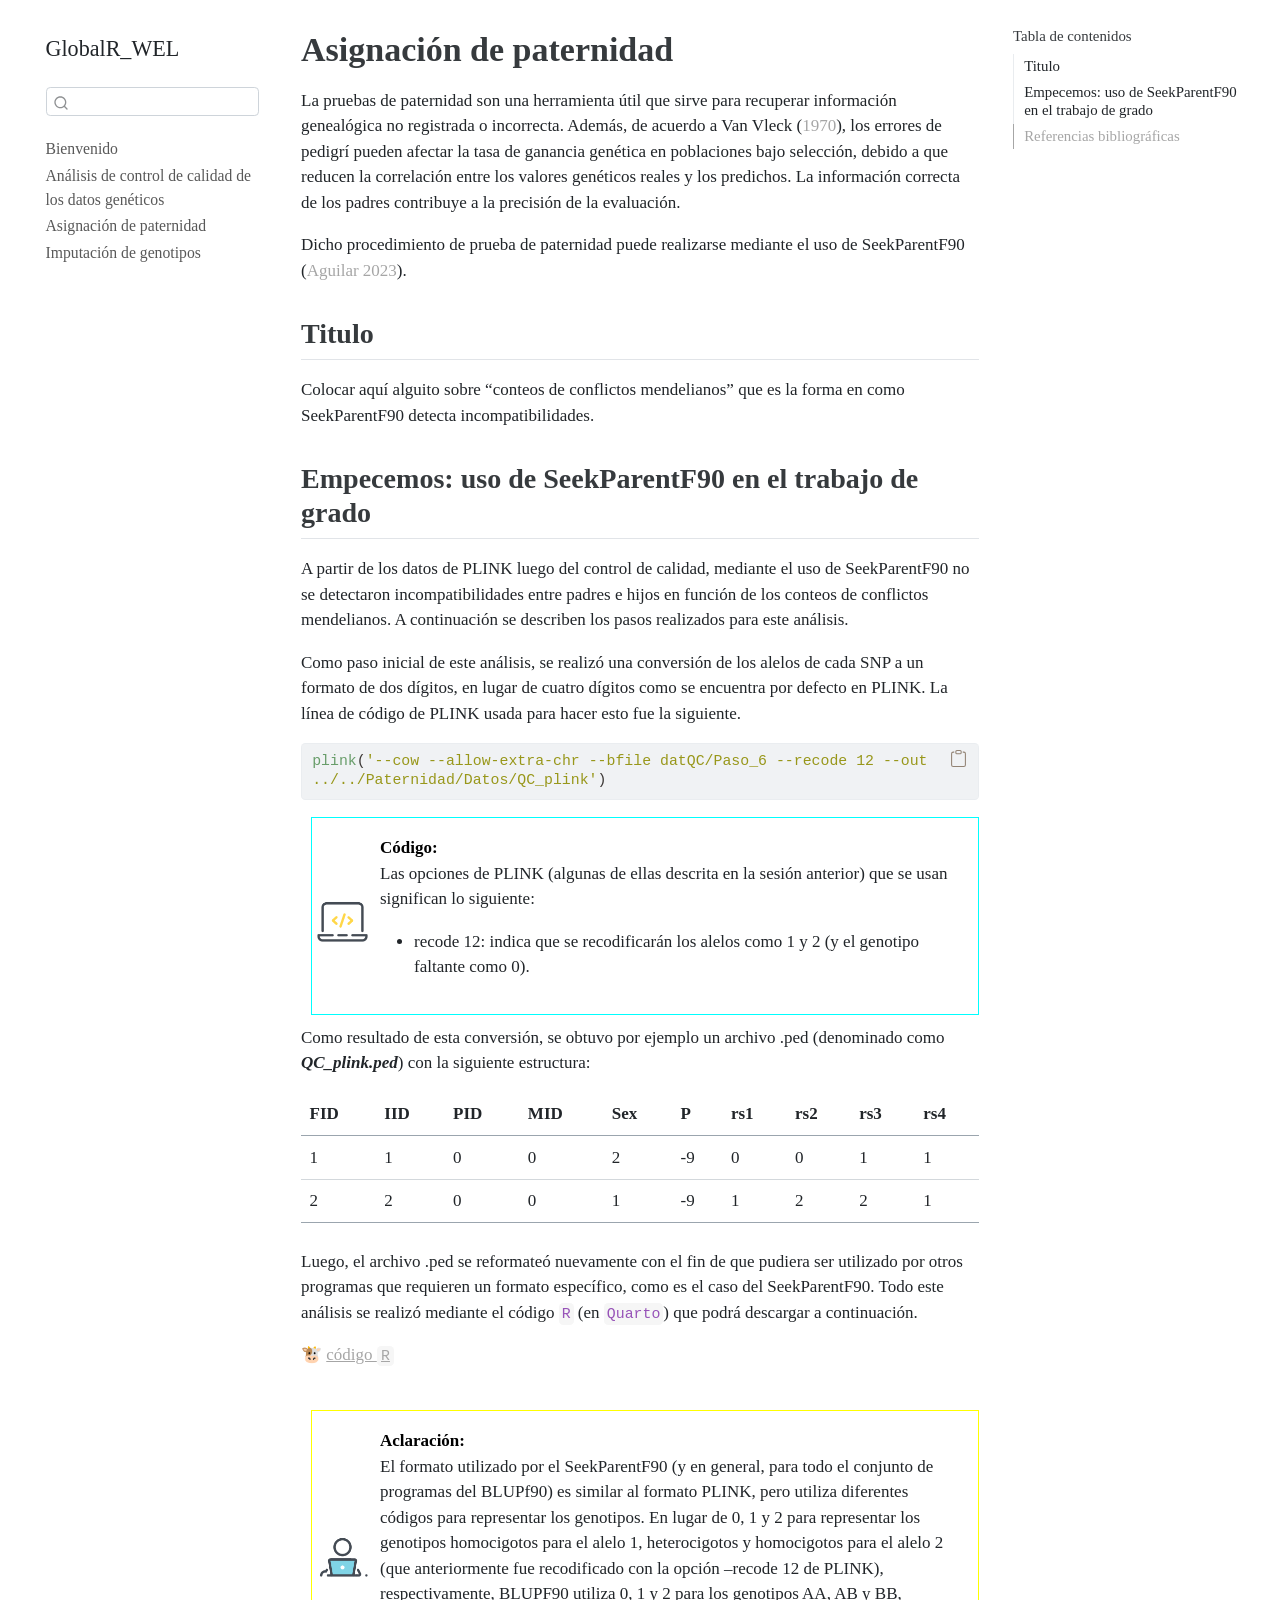
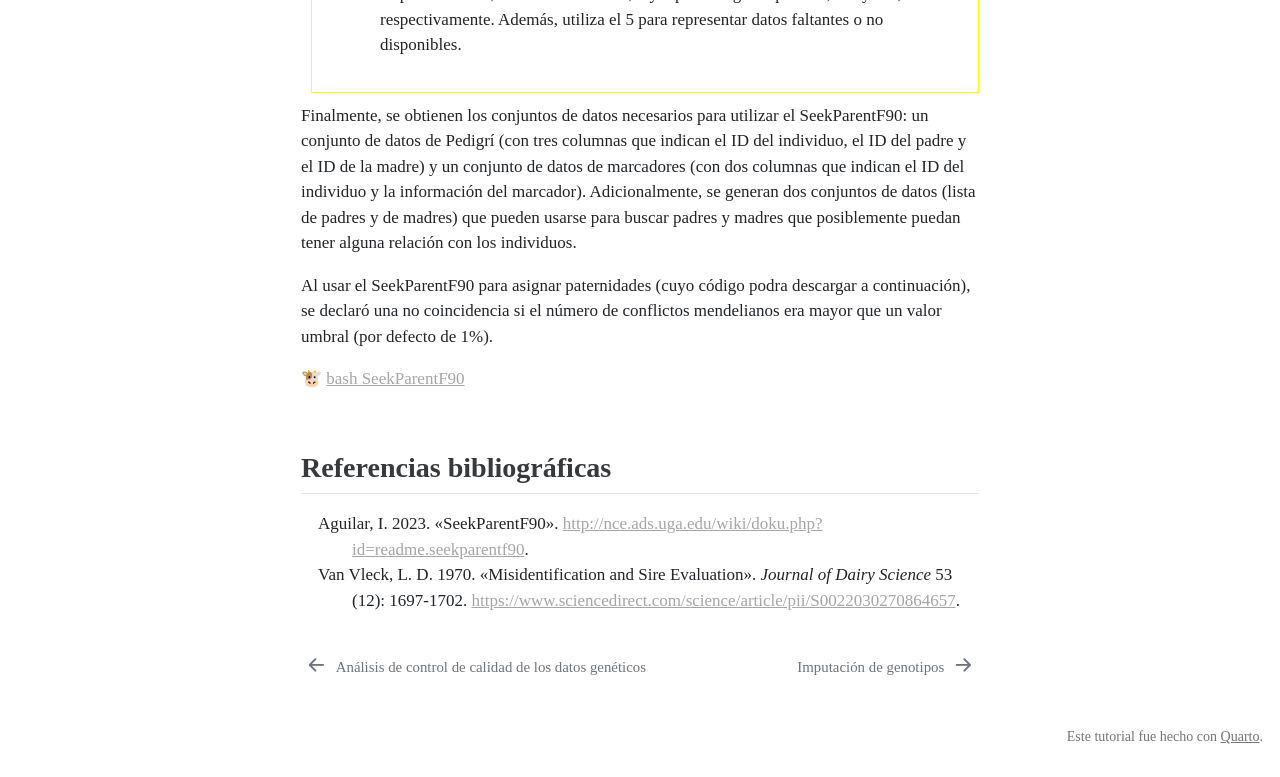
<file: docs/seekparentf90.html>
<!DOCTYPE html>
<html xmlns="http://www.w3.org/1999/xhtml" lang="es" xml:lang="es"><head>

<meta charset="utf-8">
<meta name="generator" content="quarto-1.3.309">

<meta name="viewport" content="width=device-width, initial-scale=1.0, user-scalable=yes">


<title>GlobalR_WEL - Asignación de paternidad</title>
<style>
code{white-space: pre-wrap;}
span.smallcaps{font-variant: small-caps;}
div.columns{display: flex; gap: min(4vw, 1.5em);}
div.column{flex: auto; overflow-x: auto;}
div.hanging-indent{margin-left: 1.5em; text-indent: -1.5em;}
ul.task-list{list-style: none;}
ul.task-list li input[type="checkbox"] {
  width: 0.8em;
  margin: 0 0.8em 0.2em -1em; /* quarto-specific, see https://github.com/quarto-dev/quarto-cli/issues/4556 */ 
  vertical-align: middle;
}
/* CSS for syntax highlighting */
pre > code.sourceCode { white-space: pre; position: relative; }
pre > code.sourceCode > span { display: inline-block; line-height: 1.25; }
pre > code.sourceCode > span:empty { height: 1.2em; }
.sourceCode { overflow: visible; }
code.sourceCode > span { color: inherit; text-decoration: inherit; }
div.sourceCode { margin: 1em 0; }
pre.sourceCode { margin: 0; }
@media screen {
div.sourceCode { overflow: auto; }
}
@media print {
pre > code.sourceCode { white-space: pre-wrap; }
pre > code.sourceCode > span { text-indent: -5em; padding-left: 5em; }
}
pre.numberSource code
  { counter-reset: source-line 0; }
pre.numberSource code > span
  { position: relative; left: -4em; counter-increment: source-line; }
pre.numberSource code > span > a:first-child::before
  { content: counter(source-line);
    position: relative; left: -1em; text-align: right; vertical-align: baseline;
    border: none; display: inline-block;
    -webkit-touch-callout: none; -webkit-user-select: none;
    -khtml-user-select: none; -moz-user-select: none;
    -ms-user-select: none; user-select: none;
    padding: 0 4px; width: 4em;
  }
pre.numberSource { margin-left: 3em;  padding-left: 4px; }
div.sourceCode
  {   }
@media screen {
pre > code.sourceCode > span > a:first-child::before { text-decoration: underline; }
}
/* CSS for citations */
div.csl-bib-body { }
div.csl-entry {
  clear: both;
}
.hanging-indent div.csl-entry {
  margin-left:2em;
  text-indent:-2em;
}
div.csl-left-margin {
  min-width:2em;
  float:left;
}
div.csl-right-inline {
  margin-left:2em;
  padding-left:1em;
}
div.csl-indent {
  margin-left: 2em;
}</style>


<script src="site_libs/quarto-nav/quarto-nav.js"></script>
<script src="site_libs/quarto-nav/headroom.min.js"></script>
<script src="site_libs/clipboard/clipboard.min.js"></script>
<script src="site_libs/quarto-search/autocomplete.umd.js"></script>
<script src="site_libs/quarto-search/fuse.min.js"></script>
<script src="site_libs/quarto-search/quarto-search.js"></script>
<meta name="quarto:offset" content="./">
<link href="./imputacion.html" rel="next">
<link href="./plink.html" rel="prev">
<script src="site_libs/quarto-html/quarto.js"></script>
<script src="site_libs/quarto-html/popper.min.js"></script>
<script src="site_libs/quarto-html/tippy.umd.min.js"></script>
<script src="site_libs/quarto-html/anchor.min.js"></script>
<link href="site_libs/quarto-html/tippy.css" rel="stylesheet">
<link href="site_libs/quarto-html/quarto-syntax-highlighting.css" rel="stylesheet" id="quarto-text-highlighting-styles">
<script src="site_libs/bootstrap/bootstrap.min.js"></script>
<link href="site_libs/bootstrap/bootstrap-icons.css" rel="stylesheet">
<link href="site_libs/bootstrap/bootstrap.min.css" rel="stylesheet" id="quarto-bootstrap" data-mode="light">
<script id="quarto-search-options" type="application/json">{
  "location": "sidebar",
  "copy-button": false,
  "collapse-after": 3,
  "panel-placement": "start",
  "type": "textbox",
  "limit": 20,
  "language": {
    "search-no-results-text": "Sin resultados",
    "search-matching-documents-text": "documentos encontrados",
    "search-copy-link-title": "Copiar el enlace en la búsqueda",
    "search-hide-matches-text": "Ocultar resultados adicionales",
    "search-more-match-text": "resultado adicional en este documento",
    "search-more-matches-text": "resultados adicionales en este documento",
    "search-clear-button-title": "Borrar",
    "search-detached-cancel-button-title": "Cancelar",
    "search-submit-button-title": "Enviar"
  }
}</script>


<link rel="stylesheet" href="bloques.css">
</head>

<body class="nav-sidebar floating">

<div id="quarto-search-results"></div>
  <header id="quarto-header" class="headroom fixed-top">
  <nav class="quarto-secondary-nav">
    <div class="container-fluid d-flex">
      <button type="button" class="quarto-btn-toggle btn" data-bs-toggle="collapse" data-bs-target="#quarto-sidebar,#quarto-sidebar-glass" aria-controls="quarto-sidebar" aria-expanded="false" aria-label="Alternar barra lateral" onclick="if (window.quartoToggleHeadroom) { window.quartoToggleHeadroom(); }">
        <i class="bi bi-layout-text-sidebar-reverse"></i>
      </button>
      <nav class="quarto-page-breadcrumbs" aria-label="breadcrumb"><ol class="breadcrumb"><li class="breadcrumb-item"><a href="./seekparentf90.html">Asignación de paternidad</a></li></ol></nav>
      <a class="flex-grow-1" role="button" data-bs-toggle="collapse" data-bs-target="#quarto-sidebar,#quarto-sidebar-glass" aria-controls="quarto-sidebar" aria-expanded="false" aria-label="Alternar barra lateral" onclick="if (window.quartoToggleHeadroom) { window.quartoToggleHeadroom(); }">      
      </a>
      <button type="button" class="btn quarto-search-button" aria-label="Buscar" onclick="window.quartoOpenSearch();">
        <i class="bi bi-search"></i>
      </button>
    </div>
  </nav>
</header>
<!-- content -->
<div id="quarto-content" class="quarto-container page-columns page-rows-contents page-layout-article">
<!-- sidebar -->
  <nav id="quarto-sidebar" class="sidebar collapse collapse-horizontal sidebar-navigation floating overflow-auto">
    <div class="pt-lg-2 mt-2 text-left sidebar-header">
    <div class="sidebar-title mb-0 py-0">
      <a href="./">GlobalR_WEL</a> 
    </div>
      </div>
        <div class="mt-2 flex-shrink-0 align-items-center">
        <div class="sidebar-search">
        <div id="quarto-search" class="" title="Buscar"></div>
        </div>
        </div>
    <div class="sidebar-menu-container"> 
    <ul class="list-unstyled mt-1">
        <li class="sidebar-item">
  <div class="sidebar-item-container"> 
  <a href="./index.html" class="sidebar-item-text sidebar-link">
 <span class="menu-text">Bienvenido</span></a>
  </div>
</li>
        <li class="sidebar-item">
  <div class="sidebar-item-container"> 
  <a href="./plink.html" class="sidebar-item-text sidebar-link">
 <span class="menu-text">Análisis de control de calidad de los datos genéticos</span></a>
  </div>
</li>
        <li class="sidebar-item">
  <div class="sidebar-item-container"> 
  <a href="./seekparentf90.html" class="sidebar-item-text sidebar-link active">
 <span class="menu-text">Asignación de paternidad</span></a>
  </div>
</li>
        <li class="sidebar-item">
  <div class="sidebar-item-container"> 
  <a href="./imputacion.html" class="sidebar-item-text sidebar-link">
 <span class="menu-text">Imputación de genotipos</span></a>
  </div>
</li>
    </ul>
    </div>
</nav>
<div id="quarto-sidebar-glass" data-bs-toggle="collapse" data-bs-target="#quarto-sidebar,#quarto-sidebar-glass"></div>
<!-- margin-sidebar -->
    <div id="quarto-margin-sidebar" class="sidebar margin-sidebar">
        <nav id="TOC" role="doc-toc" class="toc-active">
    <h2 id="toc-title">Tabla de contenidos</h2>
   
  <ul>
  <li><a href="#titulo" id="toc-titulo" class="nav-link active" data-scroll-target="#titulo">Titulo</a></li>
  <li><a href="#empecemos-uso-de-seekparentf90-en-el-trabajo-de-grado" id="toc-empecemos-uso-de-seekparentf90-en-el-trabajo-de-grado" class="nav-link" data-scroll-target="#empecemos-uso-de-seekparentf90-en-el-trabajo-de-grado">Empecemos: uso de SeekParentF90 en el trabajo de grado</a></li>
  <li><a href="#referencias-bibliográficas" id="toc-referencias-bibliográficas" class="nav-link" data-scroll-target="#referencias-bibliográficas">Referencias bibliográficas</a></li>
  </ul>
</nav>
    </div>
<!-- main -->
<main class="content" id="quarto-document-content">

<header id="title-block-header" class="quarto-title-block default">
<div class="quarto-title">
<h1 class="title">Asignación de paternidad</h1>
</div>



<div class="quarto-title-meta">

    
  
    
  </div>
  

</header>

<p>La pruebas de paternidad son una herramienta útil que sirve para recuperar información genealógica no registrada o incorrecta. Además, de acuerdo a <span class="citation" data-cites="cite:1">Van Vleck (<a href="#ref-cite:1" role="doc-biblioref">1970</a>)</span>, los errores de pedigrí pueden afectar la tasa de ganancia genética en poblaciones bajo selección, debido a que reducen la correlación entre los valores genéticos reales y los predichos. La información correcta de los padres contribuye a la precisión de la evaluación.</p>
<p>Dicho procedimiento de prueba de paternidad puede realizarse mediante el uso de SeekParentF90 <span class="citation" data-cites="cite:2">(<a href="#ref-cite:2" role="doc-biblioref">Aguilar 2023</a>)</span>.</p>
<section id="titulo" class="level2">
<h2 class="anchored" data-anchor-id="titulo">Titulo</h2>
<p>Colocar aquí alguito sobre “conteos de conflictos mendelianos” que es la forma en como SeekParentF90 detecta incompatibilidades.</p>
</section>
<section id="empecemos-uso-de-seekparentf90-en-el-trabajo-de-grado" class="level2">
<h2 class="anchored" data-anchor-id="empecemos-uso-de-seekparentf90-en-el-trabajo-de-grado">Empecemos: uso de SeekParentF90 en el trabajo de grado</h2>
<p>A partir de los datos de PLINK luego del control de calidad, mediante el uso de SeekParentF90 no se detectaron incompatibilidades entre padres e hijos en función de los conteos de conflictos mendelianos. A continuación se describen los pasos realizados para este análisis.</p>
<p>Como paso inicial de este análisis, se realizó una conversión de los alelos de cada SNP a un formato de dos dígitos, en lugar de cuatro dígitos como se encuentra por defecto en PLINK. La línea de código de PLINK usada para hacer esto fue la siguiente.</p>
<div class="cell">
<div class="sourceCode cell-code" id="cb1"><pre class="sourceCode r code-with-copy"><code class="sourceCode r"><span id="cb1-1"><a href="#cb1-1" aria-hidden="true" tabindex="-1"></a><span class="fu">plink</span>(<span class="st">'--cow --allow-extra-chr --bfile datQC/Paso_6 --recode 12 --out ../../Paternidad/Datos/QC_plink'</span>)</span></code><button title="Copiar al portapapeles" class="code-copy-button"><i class="bi"></i></button></pre></div>
</div>
<div class="codigo">
<p>Las opciones de PLINK (algunas de ellas descrita en la sesión anterior) que se usan significan lo siguiente:</p>
<ul>
<li>recode 12: indica que se recodificarán los alelos como 1 y 2 (y el genotipo faltante como 0).</li>
</ul>
</div>
<p>Como resultado de esta conversión, se obtuvo por ejemplo un archivo .ped (denominado como <strong><em>QC_plink.ped</em></strong>) con la siguiente estructura:</p>
<table class="table">
<thead>
<tr class="header">
<th>FID</th>
<th>IID</th>
<th>PID</th>
<th>MID</th>
<th>Sex</th>
<th>P</th>
<th>rs1</th>
<th>rs2</th>
<th>rs3</th>
<th>rs4</th>
</tr>
</thead>
<tbody>
<tr class="odd">
<td>1</td>
<td>1</td>
<td>0</td>
<td>0</td>
<td>2</td>
<td>-9</td>
<td>0</td>
<td>0</td>
<td>1</td>
<td>1</td>
</tr>
<tr class="even">
<td>2</td>
<td>2</td>
<td>0</td>
<td>0</td>
<td>1</td>
<td>-9</td>
<td>1</td>
<td>2</td>
<td>2</td>
<td>1</td>
</tr>
</tbody>
</table>
<p>Luego, el archivo .ped se reformateó nuevamente con el fin de que pudiera ser utilizado por otros programas que requieren un formato específico, como es el caso del SeekParentF90. Todo este análisis se realizó mediante el código <code>R</code> (en <code>Quarto</code>) que podrá descargar a continuación.</p>

🐮 <a href="./Paternidad/Codigo/Parte-1.qmd" class="export">código <code>R</code></a>

<p><br></p>
<div class="aclaracion">
<p>El formato utilizado por el SeekParentF90 (y en general, para todo el conjunto de programas del BLUPf90) es similar al formato PLINK, pero utiliza diferentes códigos para representar los genotipos. En lugar de 0, 1 y 2 para representar los genotipos homocigotos para el alelo 1, heterocigotos y homocigotos para el alelo 2 (que anteriormente fue recodificado con la opción –recode 12 de PLINK), respectivamente, BLUPF90 utiliza 0, 1 y 2 para los genotipos AA, AB y BB, respectivamente. Además, utiliza el 5 para representar datos faltantes o no disponibles.</p>
</div>
<p>Finalmente, se obtienen los conjuntos de datos necesarios para utilizar el SeekParentF90: un conjunto de datos de Pedigrí (con tres columnas que indican el ID del individuo, el ID del padre y el ID de la madre) y un conjunto de datos de marcadores (con dos columnas que indican el ID del individuo y la información del marcador). Adicionalmente, se generan dos conjuntos de datos (lista de padres y de madres) que pueden usarse para buscar padres y madres que posiblemente puedan tener alguna relación con los individuos.</p>
<p>Al usar el SeekParentF90 para asignar paternidades (cuyo código podra descargar a continuación), se declaró una no coincidencia si el número de conflictos mendelianos era mayor que un valor umbral (por defecto de 1%).</p>

🐮 <a href="./Paternidad/Codigo/Parte-2.sh" class="export">bash SeekParentF90</a>

<p><br></p>
</section>
<section id="referencias-bibliográficas" class="level2">
<h2 class="anchored" data-anchor-id="referencias-bibliográficas">Referencias bibliográficas</h2>


<div id="refs" class="references csl-bib-body hanging-indent" role="list">
<div id="ref-cite:2" class="csl-entry" role="listitem">
Aguilar, I. 2023. <span>«SeekParentF90»</span>. <a href="http://nce.ads.uga.edu/wiki/doku.php?id=readme.seekparentf90">http://nce.ads.uga.edu/wiki/doku.php?id=readme.seekparentf90</a>.
</div>
<div id="ref-cite:1" class="csl-entry" role="listitem">
Van Vleck, L. D. 1970. <span>«Misidentification and Sire Evaluation»</span>. <em>Journal of Dairy Science</em> 53 (12): 1697-1702. <a href="https://www.sciencedirect.com/science/article/pii/S0022030270864657">https://www.sciencedirect.com/science/article/pii/S0022030270864657</a>.
</div>
</div>
</section>

</main> <!-- /main -->
<script id="quarto-html-after-body" type="application/javascript">
window.document.addEventListener("DOMContentLoaded", function (event) {
  const toggleBodyColorMode = (bsSheetEl) => {
    const mode = bsSheetEl.getAttribute("data-mode");
    const bodyEl = window.document.querySelector("body");
    if (mode === "dark") {
      bodyEl.classList.add("quarto-dark");
      bodyEl.classList.remove("quarto-light");
    } else {
      bodyEl.classList.add("quarto-light");
      bodyEl.classList.remove("quarto-dark");
    }
  }
  const toggleBodyColorPrimary = () => {
    const bsSheetEl = window.document.querySelector("link#quarto-bootstrap");
    if (bsSheetEl) {
      toggleBodyColorMode(bsSheetEl);
    }
  }
  toggleBodyColorPrimary();  
  const icon = "";
  const anchorJS = new window.AnchorJS();
  anchorJS.options = {
    placement: 'right',
    icon: icon
  };
  anchorJS.add('.anchored');
  const isCodeAnnotation = (el) => {
    for (const clz of el.classList) {
      if (clz.startsWith('code-annotation-')) {                     
        return true;
      }
    }
    return false;
  }
  const clipboard = new window.ClipboardJS('.code-copy-button', {
    text: function(trigger) {
      const codeEl = trigger.previousElementSibling.cloneNode(true);
      for (const childEl of codeEl.children) {
        if (isCodeAnnotation(childEl)) {
          childEl.remove();
        }
      }
      return codeEl.innerText;
    }
  });
  clipboard.on('success', function(e) {
    // button target
    const button = e.trigger;
    // don't keep focus
    button.blur();
    // flash "checked"
    button.classList.add('code-copy-button-checked');
    var currentTitle = button.getAttribute("title");
    button.setAttribute("title", "Copiado");
    let tooltip;
    if (window.bootstrap) {
      button.setAttribute("data-bs-toggle", "tooltip");
      button.setAttribute("data-bs-placement", "left");
      button.setAttribute("data-bs-title", "Copiado");
      tooltip = new bootstrap.Tooltip(button, 
        { trigger: "manual", 
          customClass: "code-copy-button-tooltip",
          offset: [0, -8]});
      tooltip.show();    
    }
    setTimeout(function() {
      if (tooltip) {
        tooltip.hide();
        button.removeAttribute("data-bs-title");
        button.removeAttribute("data-bs-toggle");
        button.removeAttribute("data-bs-placement");
      }
      button.setAttribute("title", currentTitle);
      button.classList.remove('code-copy-button-checked');
    }, 1000);
    // clear code selection
    e.clearSelection();
  });
  function tippyHover(el, contentFn) {
    const config = {
      allowHTML: true,
      content: contentFn,
      maxWidth: 500,
      delay: 100,
      arrow: false,
      appendTo: function(el) {
          return el.parentElement;
      },
      interactive: true,
      interactiveBorder: 10,
      theme: 'quarto',
      placement: 'bottom-start'
    };
    window.tippy(el, config); 
  }
  const noterefs = window.document.querySelectorAll('a[role="doc-noteref"]');
  for (var i=0; i<noterefs.length; i++) {
    const ref = noterefs[i];
    tippyHover(ref, function() {
      // use id or data attribute instead here
      let href = ref.getAttribute('data-footnote-href') || ref.getAttribute('href');
      try { href = new URL(href).hash; } catch {}
      const id = href.replace(/^#\/?/, "");
      const note = window.document.getElementById(id);
      return note.innerHTML;
    });
  }
      let selectedAnnoteEl;
      const selectorForAnnotation = ( cell, annotation) => {
        let cellAttr = 'data-code-cell="' + cell + '"';
        let lineAttr = 'data-code-annotation="' +  annotation + '"';
        const selector = 'span[' + cellAttr + '][' + lineAttr + ']';
        return selector;
      }
      const selectCodeLines = (annoteEl) => {
        const doc = window.document;
        const targetCell = annoteEl.getAttribute("data-target-cell");
        const targetAnnotation = annoteEl.getAttribute("data-target-annotation");
        const annoteSpan = window.document.querySelector(selectorForAnnotation(targetCell, targetAnnotation));
        const lines = annoteSpan.getAttribute("data-code-lines").split(",");
        const lineIds = lines.map((line) => {
          return targetCell + "-" + line;
        })
        let top = null;
        let height = null;
        let parent = null;
        if (lineIds.length > 0) {
            //compute the position of the single el (top and bottom and make a div)
            const el = window.document.getElementById(lineIds[0]);
            top = el.offsetTop;
            height = el.offsetHeight;
            parent = el.parentElement.parentElement;
          if (lineIds.length > 1) {
            const lastEl = window.document.getElementById(lineIds[lineIds.length - 1]);
            const bottom = lastEl.offsetTop + lastEl.offsetHeight;
            height = bottom - top;
          }
          if (top !== null && height !== null && parent !== null) {
            // cook up a div (if necessary) and position it 
            let div = window.document.getElementById("code-annotation-line-highlight");
            if (div === null) {
              div = window.document.createElement("div");
              div.setAttribute("id", "code-annotation-line-highlight");
              div.style.position = 'absolute';
              parent.appendChild(div);
            }
            div.style.top = top - 2 + "px";
            div.style.height = height + 4 + "px";
            let gutterDiv = window.document.getElementById("code-annotation-line-highlight-gutter");
            if (gutterDiv === null) {
              gutterDiv = window.document.createElement("div");
              gutterDiv.setAttribute("id", "code-annotation-line-highlight-gutter");
              gutterDiv.style.position = 'absolute';
              const codeCell = window.document.getElementById(targetCell);
              const gutter = codeCell.querySelector('.code-annotation-gutter');
              gutter.appendChild(gutterDiv);
            }
            gutterDiv.style.top = top - 2 + "px";
            gutterDiv.style.height = height + 4 + "px";
          }
          selectedAnnoteEl = annoteEl;
        }
      };
      const unselectCodeLines = () => {
        const elementsIds = ["code-annotation-line-highlight", "code-annotation-line-highlight-gutter"];
        elementsIds.forEach((elId) => {
          const div = window.document.getElementById(elId);
          if (div) {
            div.remove();
          }
        });
        selectedAnnoteEl = undefined;
      };
      // Attach click handler to the DT
      const annoteDls = window.document.querySelectorAll('dt[data-target-cell]');
      for (const annoteDlNode of annoteDls) {
        annoteDlNode.addEventListener('click', (event) => {
          const clickedEl = event.target;
          if (clickedEl !== selectedAnnoteEl) {
            unselectCodeLines();
            const activeEl = window.document.querySelector('dt[data-target-cell].code-annotation-active');
            if (activeEl) {
              activeEl.classList.remove('code-annotation-active');
            }
            selectCodeLines(clickedEl);
            clickedEl.classList.add('code-annotation-active');
          } else {
            // Unselect the line
            unselectCodeLines();
            clickedEl.classList.remove('code-annotation-active');
          }
        });
      }
  const findCites = (el) => {
    const parentEl = el.parentElement;
    if (parentEl) {
      const cites = parentEl.dataset.cites;
      if (cites) {
        return {
          el,
          cites: cites.split(' ')
        };
      } else {
        return findCites(el.parentElement)
      }
    } else {
      return undefined;
    }
  };
  var bibliorefs = window.document.querySelectorAll('a[role="doc-biblioref"]');
  for (var i=0; i<bibliorefs.length; i++) {
    const ref = bibliorefs[i];
    const citeInfo = findCites(ref);
    if (citeInfo) {
      tippyHover(citeInfo.el, function() {
        var popup = window.document.createElement('div');
        citeInfo.cites.forEach(function(cite) {
          var citeDiv = window.document.createElement('div');
          citeDiv.classList.add('hanging-indent');
          citeDiv.classList.add('csl-entry');
          var biblioDiv = window.document.getElementById('ref-' + cite);
          if (biblioDiv) {
            citeDiv.innerHTML = biblioDiv.innerHTML;
          }
          popup.appendChild(citeDiv);
        });
        return popup.innerHTML;
      });
    }
  }
});
</script>
<nav class="page-navigation">
  <div class="nav-page nav-page-previous">
      <a href="./plink.html" class="pagination-link">
        <i class="bi bi-arrow-left-short"></i> <span class="nav-page-text">Análisis de control de calidad de los datos genéticos</span>
      </a>          
  </div>
  <div class="nav-page nav-page-next">
      <a href="./imputacion.html" class="pagination-link">
        <span class="nav-page-text">Imputación de genotipos</span> <i class="bi bi-arrow-right-short"></i>
      </a>
  </div>
</nav>
</div> <!-- /content -->
<footer class="footer">
  <div class="nav-footer">
    <div class="nav-footer-left">
      &nbsp;
    </div>   
    <div class="nav-footer-center">
      &nbsp;
    </div>
    <div class="nav-footer-right">Este tutorial fue hecho con <a href="https://quarto.org/">Quarto</a>.</div>
  </div>
</footer>



</body></html>
</file>
<file: docs/site_libs/quarto-html/tippy.css>
.tippy-box[data-animation=fade][data-state=hidden]{opacity:0}[data-tippy-root]{max-width:calc(100vw - 10px)}.tippy-box{position:relative;background-color:#333;color:#fff;border-radius:4px;font-size:14px;line-height:1.4;white-space:normal;outline:0;transition-property:transform,visibility,opacity}.tippy-box[data-placement^=top]>.tippy-arrow{bottom:0}.tippy-box[data-placement^=top]>.tippy-arrow:before{bottom:-7px;left:0;border-width:8px 8px 0;border-top-color:initial;transform-origin:center top}.tippy-box[data-placement^=bottom]>.tippy-arrow{top:0}.tippy-box[data-placement^=bottom]>.tippy-arrow:before{top:-7px;left:0;border-width:0 8px 8px;border-bottom-color:initial;transform-origin:center bottom}.tippy-box[data-placement^=left]>.tippy-arrow{right:0}.tippy-box[data-placement^=left]>.tippy-arrow:before{border-width:8px 0 8px 8px;border-left-color:initial;right:-7px;transform-origin:center left}.tippy-box[data-placement^=right]>.tippy-arrow{left:0}.tippy-box[data-placement^=right]>.tippy-arrow:before{left:-7px;border-width:8px 8px 8px 0;border-right-color:initial;transform-origin:center right}.tippy-box[data-inertia][data-state=visible]{transition-timing-function:cubic-bezier(.54,1.5,.38,1.11)}.tippy-arrow{width:16px;height:16px;color:#333}.tippy-arrow:before{content:"";position:absolute;border-color:transparent;border-style:solid}.tippy-content{position:relative;padding:5px 9px;z-index:1}
</file>
<file: docs/site_libs/quarto-html/quarto-syntax-highlighting.css>
/* quarto syntax highlight colors */
:root {
  --quarto-hl-kw-color: #3c3836;
  --quarto-hl-fu-color: #689d6a;
  --quarto-hl-va-color: #458588;
  --quarto-hl-cf-color: #cc241d;
  --quarto-hl-op-color: #3c3836;
  --quarto-hl-bu-color: #d65d0e;
  --quarto-hl-ex-color: #689d6a;
  --quarto-hl-pp-color: #d65d0e;
  --quarto-hl-at-color: #d79921;
  --quarto-hl-ch-color: #b16286;
  --quarto-hl-sc-color: #b16286;
  --quarto-hl-st-color: #98971a;
  --quarto-hl-vs-color: #98971a;
  --quarto-hl-ss-color: #98971a;
  --quarto-hl-im-color: #689d6a;
  --quarto-hl-dt-color: #d79921;
  --quarto-hl-dv-color: #f67400;
  --quarto-hl-bn-color: #f67400;
  --quarto-hl-fl-color: #f67400;
  --quarto-hl-cn-color: #b16286;
  --quarto-hl-co-color: #928374;
  --quarto-hl-do-color: #98971a;
  --quarto-hl-an-color: #98971a;
  --quarto-hl-cv-color: #928374;
  --quarto-hl-re-color: #928374;
  --quarto-hl-in-color: #282828;
  --quarto-hl-wa-color: #282828;
  --quarto-hl-al-color: #282828;
  --quarto-hl-er-color: #cc241d;
}

/* other quarto variables */
:root {
  --quarto-font-monospace: SFMono-Regular, Menlo, Monaco, Consolas, "Liberation Mono", "Courier New", monospace;
}

pre > code.sourceCode > span {
  color: #3c3836;
  font-style: inherit;
}

code span {
  color: #3c3836;
  font-style: inherit;
}

code.sourceCode > span {
  color: #3c3836;
  font-style: inherit;
}

div.sourceCode,
div.sourceCode pre.sourceCode {
  color: #3c3836;
  font-style: inherit;
}

code span.kw {
  color: #3c3836;
  font-weight: bold;
}

code span.fu {
  color: #689d6a;
}

code span.va {
  color: #458588;
}

code span.cf {
  color: #cc241d;
  font-weight: bold;
}

code span.op {
  color: #3c3836;
}

code span.bu {
  color: #d65d0e;
}

code span.ex {
  color: #689d6a;
  font-weight: bold;
}

code span.pp {
  color: #d65d0e;
}

code span.at {
  color: #d79921;
}

code span.ch {
  color: #b16286;
}

code span.sc {
  color: #b16286;
}

code span.st {
  color: #98971a;
}

code span.vs {
  color: #98971a;
}

code span.ss {
  color: #98971a;
}

code span.im {
  color: #689d6a;
}

code span.dt {
  color: #d79921;
}

code span.dv {
  color: #f67400;
}

code span.bn {
  color: #f67400;
}

code span.fl {
  color: #f67400;
}

code span.cn {
  color: #b16286;
  font-weight: bold;
}

code span.co {
  color: #928374;
}

code span.do {
  color: #98971a;
}

code span.an {
  color: #98971a;
}

code span.cv {
  color: #928374;
}

code span.re {
  color: #928374;
  background-color: #f9f5d7;
}

code span.in {
  color: #282828;
  background-color: #83a598;
}

code span.wa {
  color: #282828;
  background-color: #fabd2f;
}

code span.al {
  color: #282828;
  background-color: #cc241d;
  font-weight: bold;
}

code span.er {
  color: #cc241d;
  text-decoration: underline;
}

.prevent-inlining {
  content: "</";
}

/*# sourceMappingURL=debc5d5d77c3f9108843748ff7464032.css.map */
</file>
<file: docs/bloques.css>
/* Bloques informativos */

.aclaracion {
    padding: 1em 1em 1em 4em;
    margin-bottom: 10px;
    margin-left: 10px;
    border: 1pt solid #ffff00;
    background: #ffffff 5px center/3em no-repeat;
    background-image: url("aclaracion.png");
  }
  .aclaracion:before {
    content: "Aclaración: ";
    clear: right;
    display: block;
    font-weight: bold;
    color: #000000;
  }
  
  .codigo{
    padding: 1em 1em 1em 4em;
    margin-bottom: 10px;
    margin-left: 10px;
    border: 1pt solid #00ffff;
    background: #ffffff 5px center/3em no-repeat;
    background-image: url("codigo.png");
  }
  .codigo:before {
    content: "Código: ";
    clear: right;
    display: block;
    font-weight: bold;
    color: #000000;
  }

  .conclusion{
    padding: 1em 1em 1em 4em;
    margin-bottom: 10px;
    margin-left: 10px;
    border: 1pt solid #ff8800;
    background: #ffffff 5px center/3em no-repeat;
    background-image: url("codigo.png");
  }
  .conclusion:before {
    content: "Conclusión: ";
    clear: right;
    display: block;
    font-weight: bold;
    color: #000000;
  }
</file>
